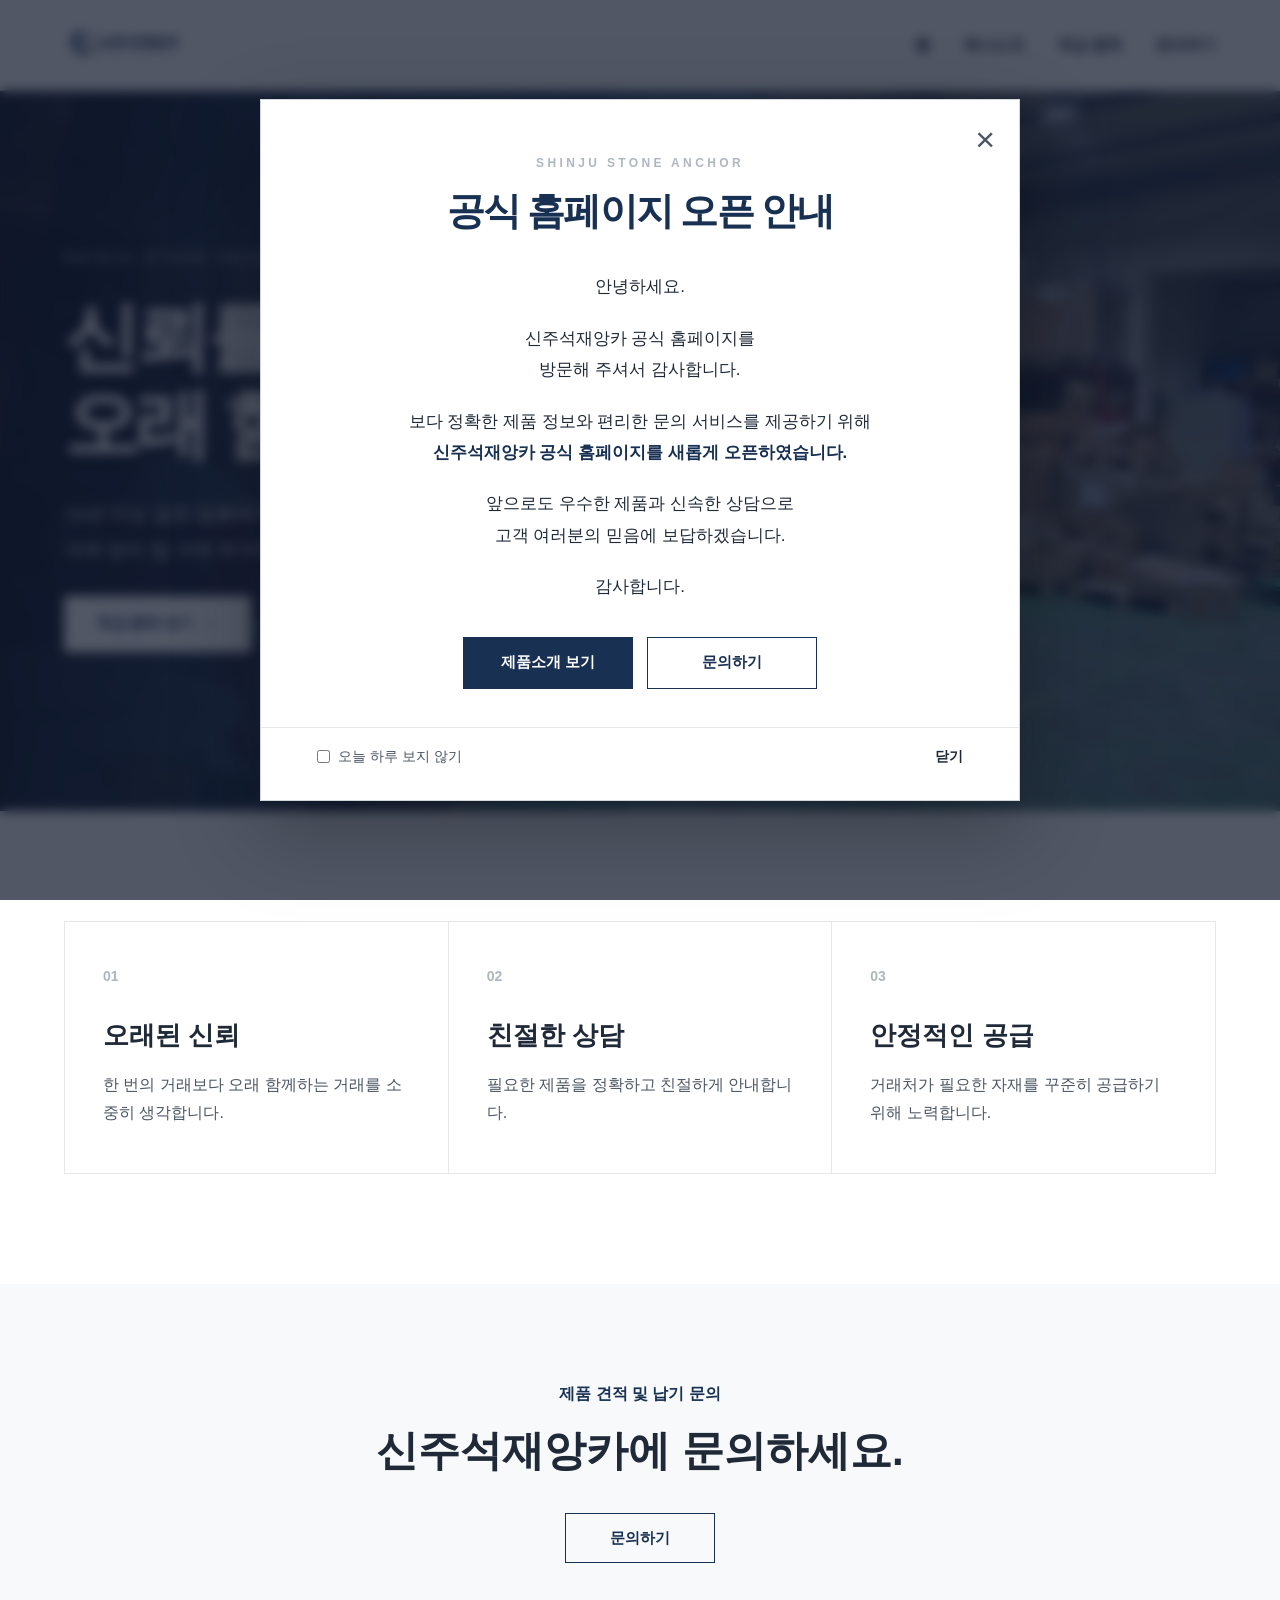
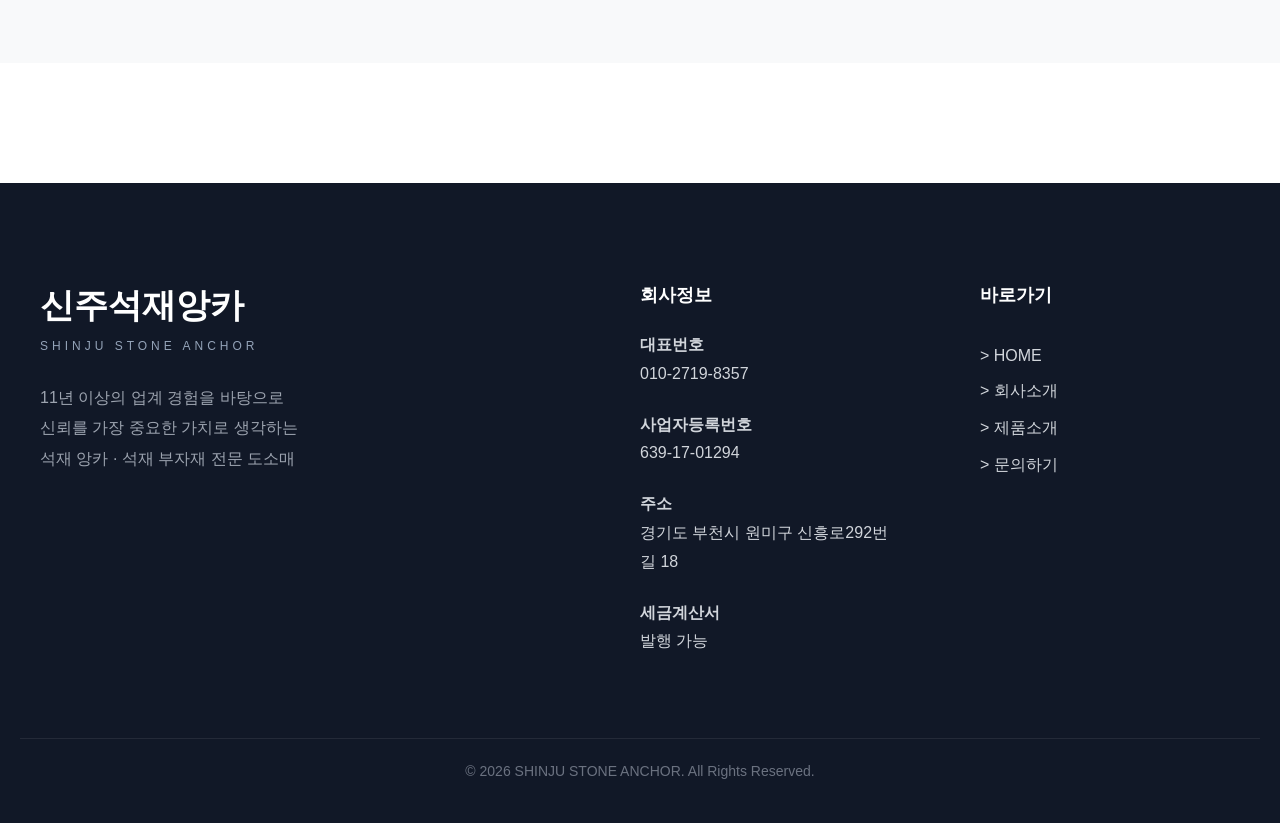
<file: shinju-anchor-homepage/index.html>
<!DOCTYPE html>
<html lang="ko">
<head>
  <meta charset="UTF-8" />
  <meta name="viewport" content="width=device-width, initial-scale=1.0" />
  <title>신주석재앙카 | 석재 앙카·석재 부자재 전문</title>
  <meta name="description" content="신주석재앙카는 석재 앙카 및 석재 부자재를 전문으로 취급하는 업체입니다.">
  <link rel="stylesheet" href="css/style.css" />
</head>
<body>

<div id="header"></div>

<section class="hero">
  <div class="inner">
    <div class="hero-content">
      <p class="hero-subtitle">SHINJU STONE ANCHOR</p>

      <h1 class="hero-title">
  신뢰를 바탕으로,<br>
  오래 함께합니다.
	</h1>

<p class="hero-description">
  11년 이상 같은 업종에서 쌓아온 경험으로<br>
  석재 앙카 및 석재 부자재를 안정적으로 공급합니다.
</p>

      <a href="products.html" class="btn-primary">취급 품목 보기</a>
    </div>
  </div>
</section>

<section class="strength-section">
  <div class="inner">
    <div class="strength-grid">
      <div class="strength-card">
        <span>01</span>
        <h3>오래된 신뢰</h3>
<p>한 번의 거래보다 오래 함께하는 거래를 소중히 생각합니다.</p>
      </div>

      <div class="strength-card">
        <span>02</span>
        <h3>친절한 상담</h3>
<p>필요한 제품을 정확하고 친절하게 안내합니다.</p>
      </div>

      <div class="strength-card">
        <span>03</span>
        <h3>안정적인 공급</h3>
<p>거래처가 필요한 자재를 꾸준히 공급하기 위해 노력합니다.</p>
      </div>
    </div>
  </div>
</section>

<section class="cta-section">
  <div class="inner">
    <p>제품 견적 및 납기 문의</p>
    <h2>신주석재앙카에 문의하세요.</h2>
    <a href="contact.html" class="btn-outline">문의하기</a>
  </div>
</section>
<div id="footer"></div>
<div id="popupInclude"></div>

<script src="js/products.js"></script>
<script src="js/main.js"></script>
<script src="js/layout.js"></script>
<script src="js/include.js"></script>
<script src="js/popup.js"></script>
</body>
</html>
</file>
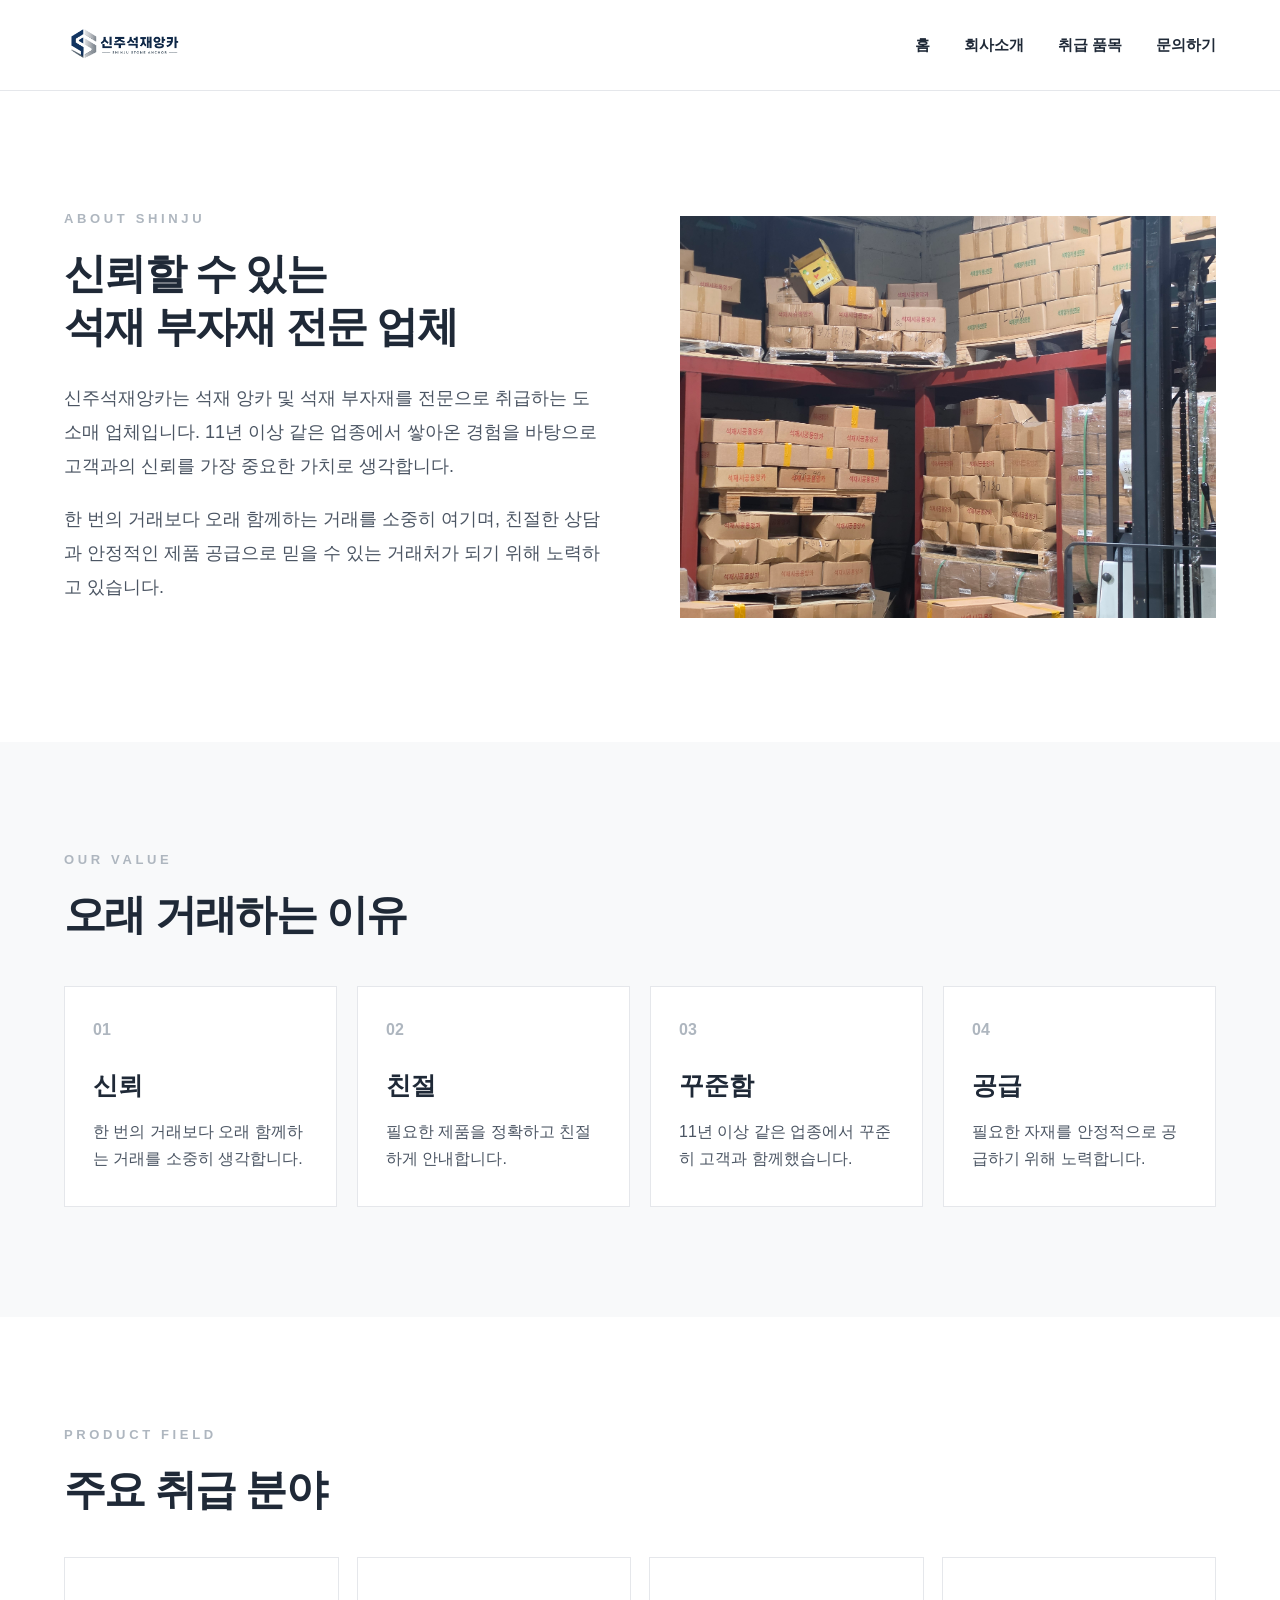
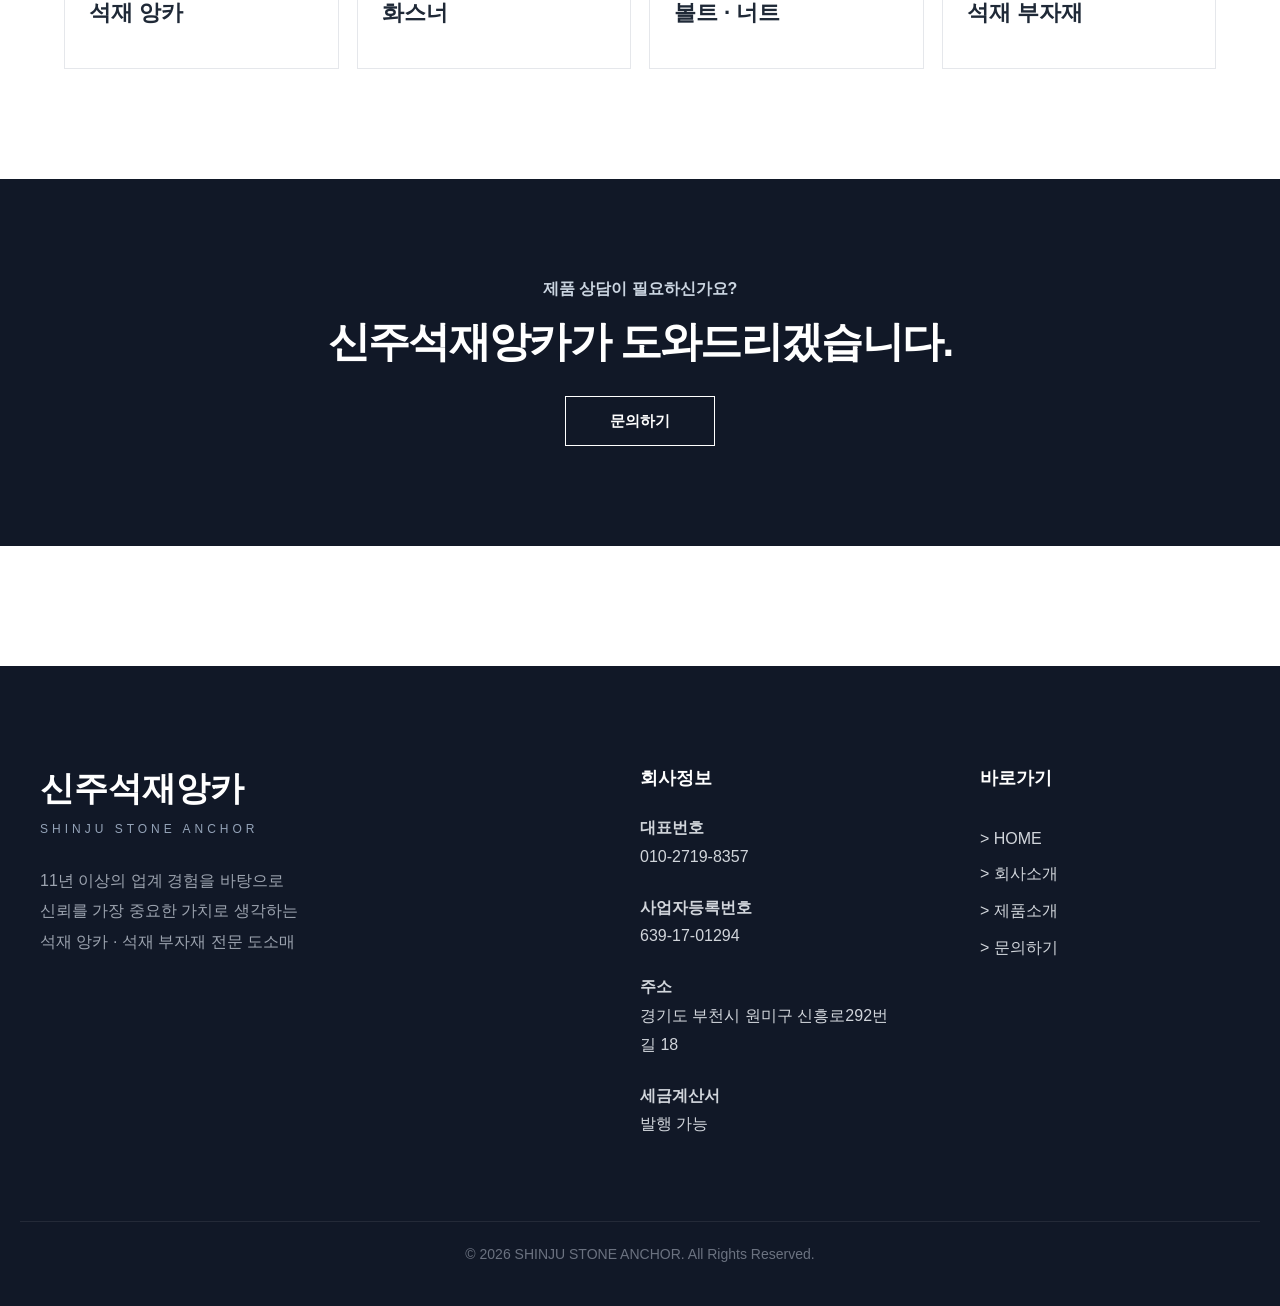
<file: shinju-anchor-homepage/company.html>
<!DOCTYPE html>
<html lang="ko">
<head>
  <meta charset="UTF-8" />
  <meta name="viewport" content="width=device-width, initial-scale=1.0" />
  <title>회사소개 | 신주석재앙카</title>
  <meta name="description" content="신주석재앙카 회사소개 페이지입니다.">
  <link rel="stylesheet" href="css/style.css" />
</head>
<body>

<div id="header"></div>

<main class="company-page">

  <section class="company-intro">
    <div class="inner company-layout">
      <div>
        <p class="section-label">ABOUT SHINJU</p>
        <h2>신뢰할 수 있는<br>석재 부자재 전문 업체</h2>
        <p class="company-text">
          신주석재앙카는 석재 앙카 및 석재 부자재를 전문으로 취급하는 도소매 업체입니다.
          11년 이상 같은 업종에서 쌓아온 경험을 바탕으로 고객과의 신뢰를 가장 중요한 가치로 생각합니다.
        </p>
        <p class="company-text">
          한 번의 거래보다 오래 함께하는 거래를 소중히 여기며,
          친절한 상담과 안정적인 제품 공급으로 믿을 수 있는 거래처가 되기 위해 노력하고 있습니다.
        </p>
      </div>

      <div class="company-image">
    <img src="images/company-warehouse.jpg" alt="신주석재앙카 창고">
</div>
    </div>
  </section>

  <section class="company-value">
    <div class="inner">
      <p class="section-label">OUR VALUE</p>
      <h2>오래 거래하는 이유</h2>

      <div class="value-grid">
        <div class="value-card">
          <span>01</span>
          <h3>신뢰</h3>
          <p>한 번의 거래보다 오래 함께하는 거래를 소중히 생각합니다.</p>
        </div>
        <div class="value-card">
          <span>02</span>
          <h3>친절</h3>
          <p>필요한 제품을 정확하고 친절하게 안내합니다.</p>
        </div>
        <div class="value-card">
          <span>03</span>
          <h3>꾸준함</h3>
          <p>11년 이상 같은 업종에서 꾸준히 고객과 함께했습니다.</p>
        </div>
        <div class="value-card">
          <span>04</span>
          <h3>공급</h3>
          <p>필요한 자재를 안정적으로 공급하기 위해 노력합니다.</p>
        </div>
      </div>
    </div>
  </section>

  <section class="company-items">
    <div class="inner">
      <p class="section-label">PRODUCT FIELD</p>
      <h2>주요 취급 분야</h2>

      <div class="item-grid">
        <div class="item-card">석재 앙카</div>
        <div class="item-card">화스너</div>
        <div class="item-card">볼트 · 너트</div>
        <div class="item-card">석재 부자재</div>
      </div>
    </div>
  </section>

  <section class="company-cta">
    <div class="inner">
      <p>제품 상담이 필요하신가요?</p>
     <h2>
    신주석재앙카가
    <span class="mobile-br"><br></span>
    도와드리겠습니다.
</h2>
      <a href="contact.html" class="btn-outline">문의하기</a>
    </div>
  </section>

</main>

<div id="footer"></div>
<script src="js/layout.js"></script>
</body>
</html>
</file>
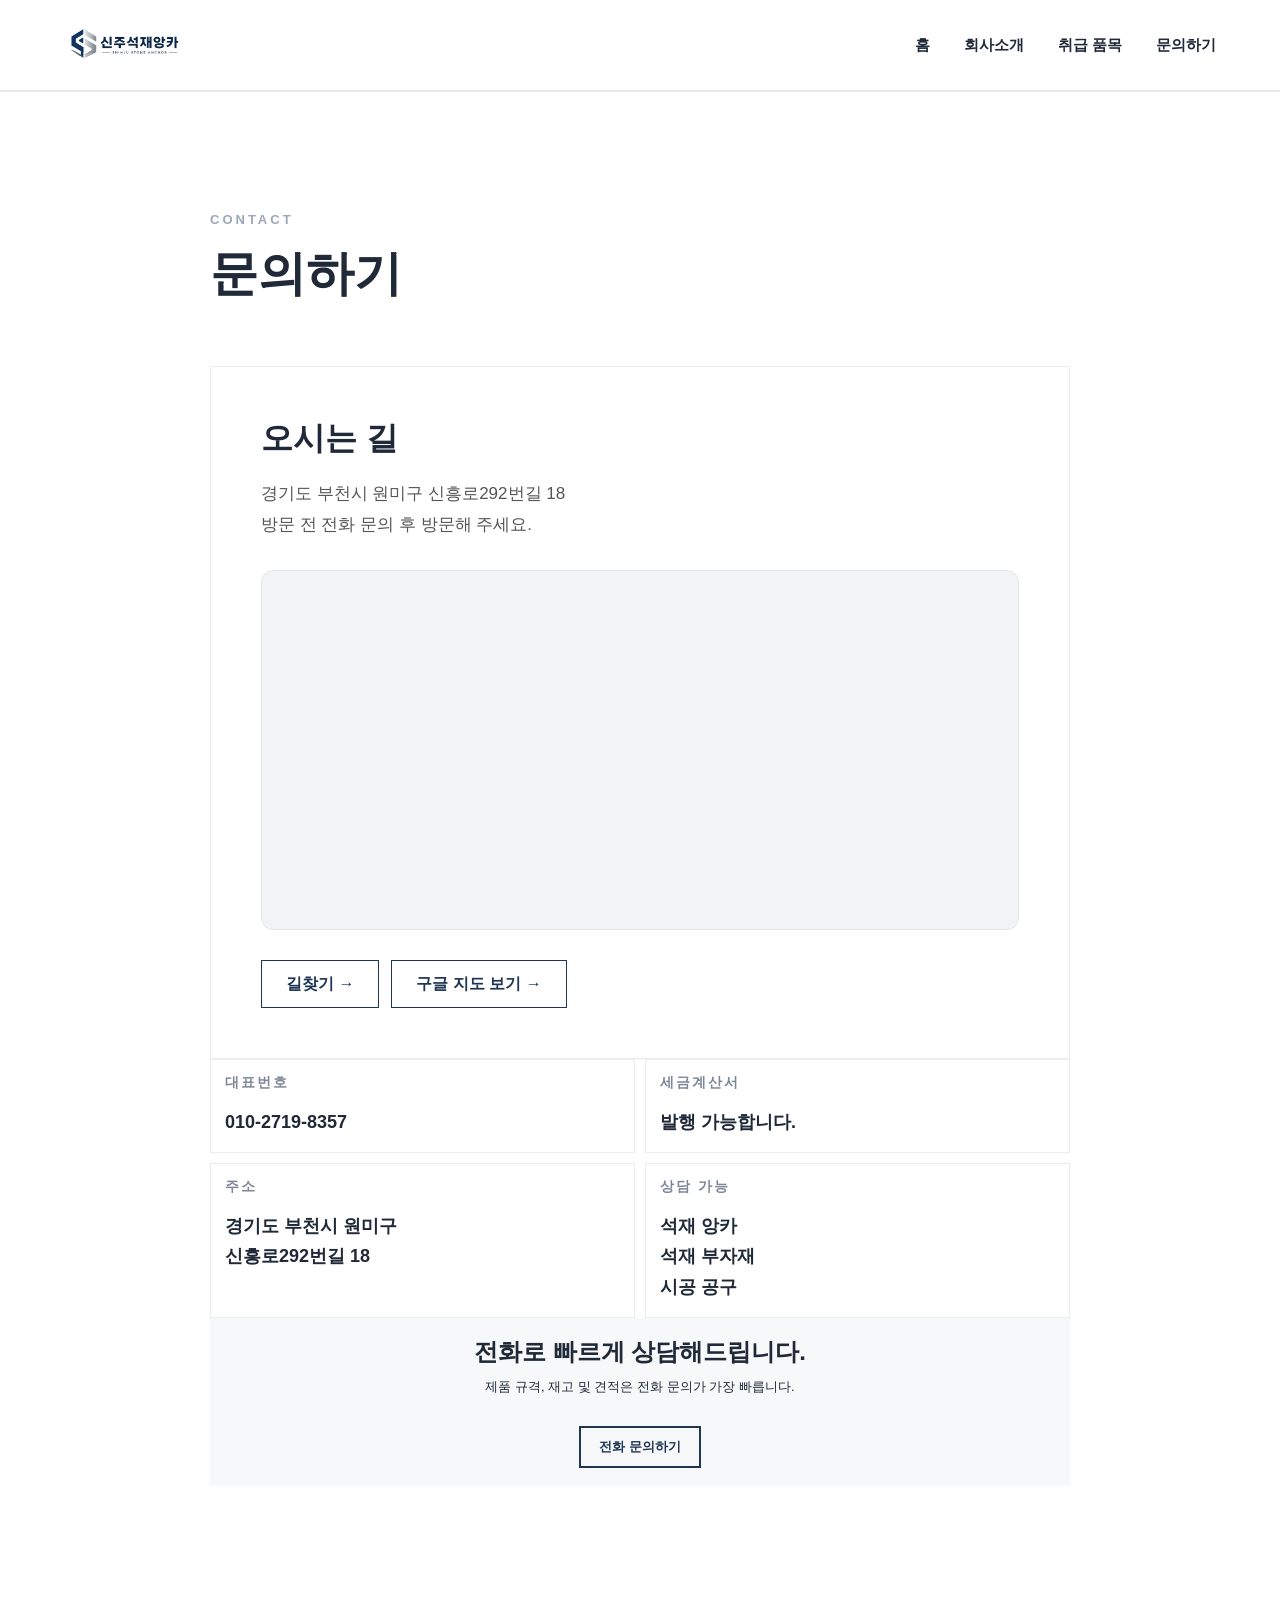
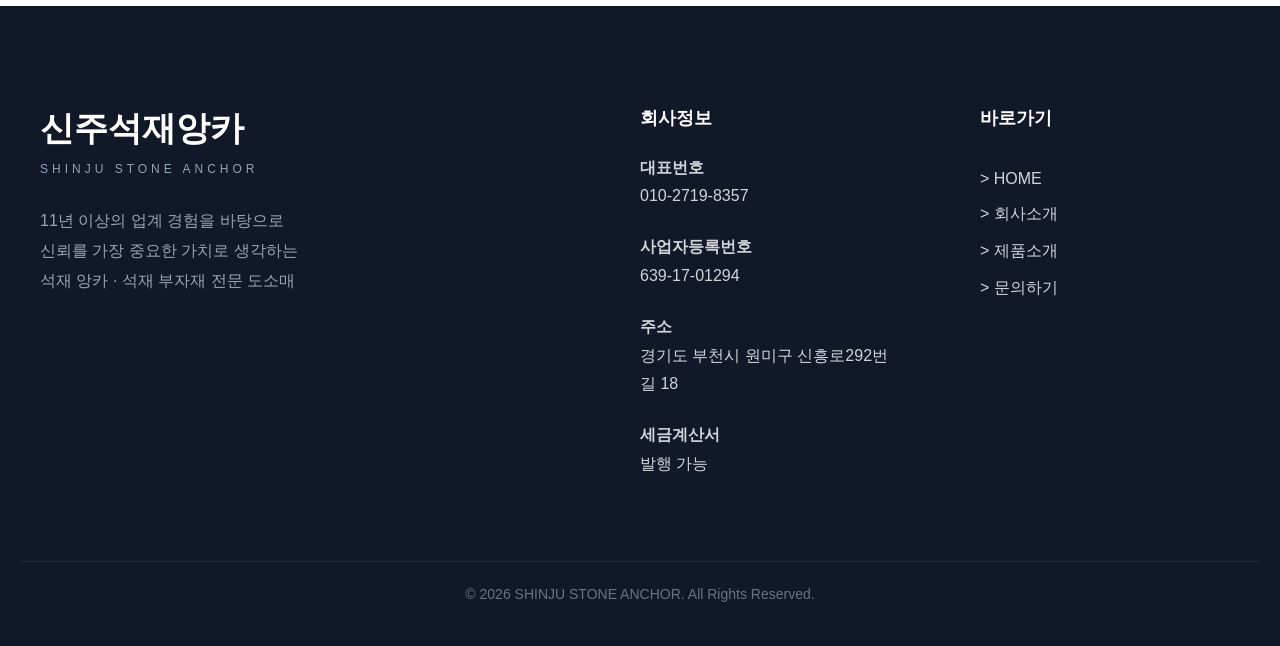
<file: shinju-anchor-homepage/contact.html>
<!DOCTYPE html>
<html lang="ko">
<head>
<meta charset="UTF-8">
<meta name="viewport" content="width=device-width, initial-scale=1.0">
<title>문의하기 | 신주석재앙카</title>

<link rel="stylesheet" href="css/style.css">

</head>

<body>

<header class="header">

<div id="header"></div>

</header>

<section class="contact-section">

<div class="contact-sub">
CONTACT
</div>

<h1 class="contact-title">
문의하기
</h1>

<div class="map-box">

    <h2>오시는 길</h2>

    <p>
        경기도 부천시 원미구 신흥로292번길 18<br>
        방문 전 전화 문의 후 방문해 주세요.
    </p>
	
	<div class="map-frame">
		<iframe
    src="https://www.google.com/maps/embed?pb=!1m5!3m3!1m2!1s0x357b7d49b1ef0cfd%3A0x917a86f804d5e837!2z7KO87Iud7ZqM7IKsIOyLoOyjvOyEneyerOyVmey5tA!5e0!3m2!1sko!2skr!4v1782742030062!5m2!1sko!2skr"
    width="100%"
    height="100%"
    style="border:0;"
    allowfullscreen=""
    loading="lazy"
    referrerpolicy="strict-origin-when-cross-origin">
</iframe>
	</div>
	
    <div class="map-actions">
       
        <a href="https://www.google.com/maps/dir/?api=1&destination=경기도+부천시+원미구+신흥로292번길+18"
   target="_blank"
   class="btn">
    길찾기 →
</a>

<a href="https://maps.google.com/?q=경기도+부천시+원미구+신흥로292번길+18"
   target="_blank"
   class="btn">
    구글 지도 보기 →
</a>
    </div>

</div>

<div class="info-grid">

<div class="info-card">
<h3>대표번호</h3>
<p>010-2719-8357</p>
</div>

<div class="info-card">
<h3>세금계산서</h3>
<p>발행 가능합니다.</p>
</div>

<div class="info-card">
<h3>주소</h3>
<p>
경기도 부천시 원미구<br>
신흥로292번길 18
</p>
</div>

<div class="info-card">
<h3>상담 가능</h3>
<p>
석재 앙카<br>
석재 부자재<br>
시공 공구
</p>
</div>

</div>



<div class="call-box">

<h2>
전화로 빠르게 상담해드립니다.
</h2>

<p>
제품 규격, 재고 및 견적은 전화 문의가 가장 빠릅니다.
</p>

<a href="tel:01027198357" class="call-btn">
전화 문의하기
</a>

</div>

</section>

<div id="footer"></div>
<script src="js/layout.js"></script>
</body>
</html>
</file>
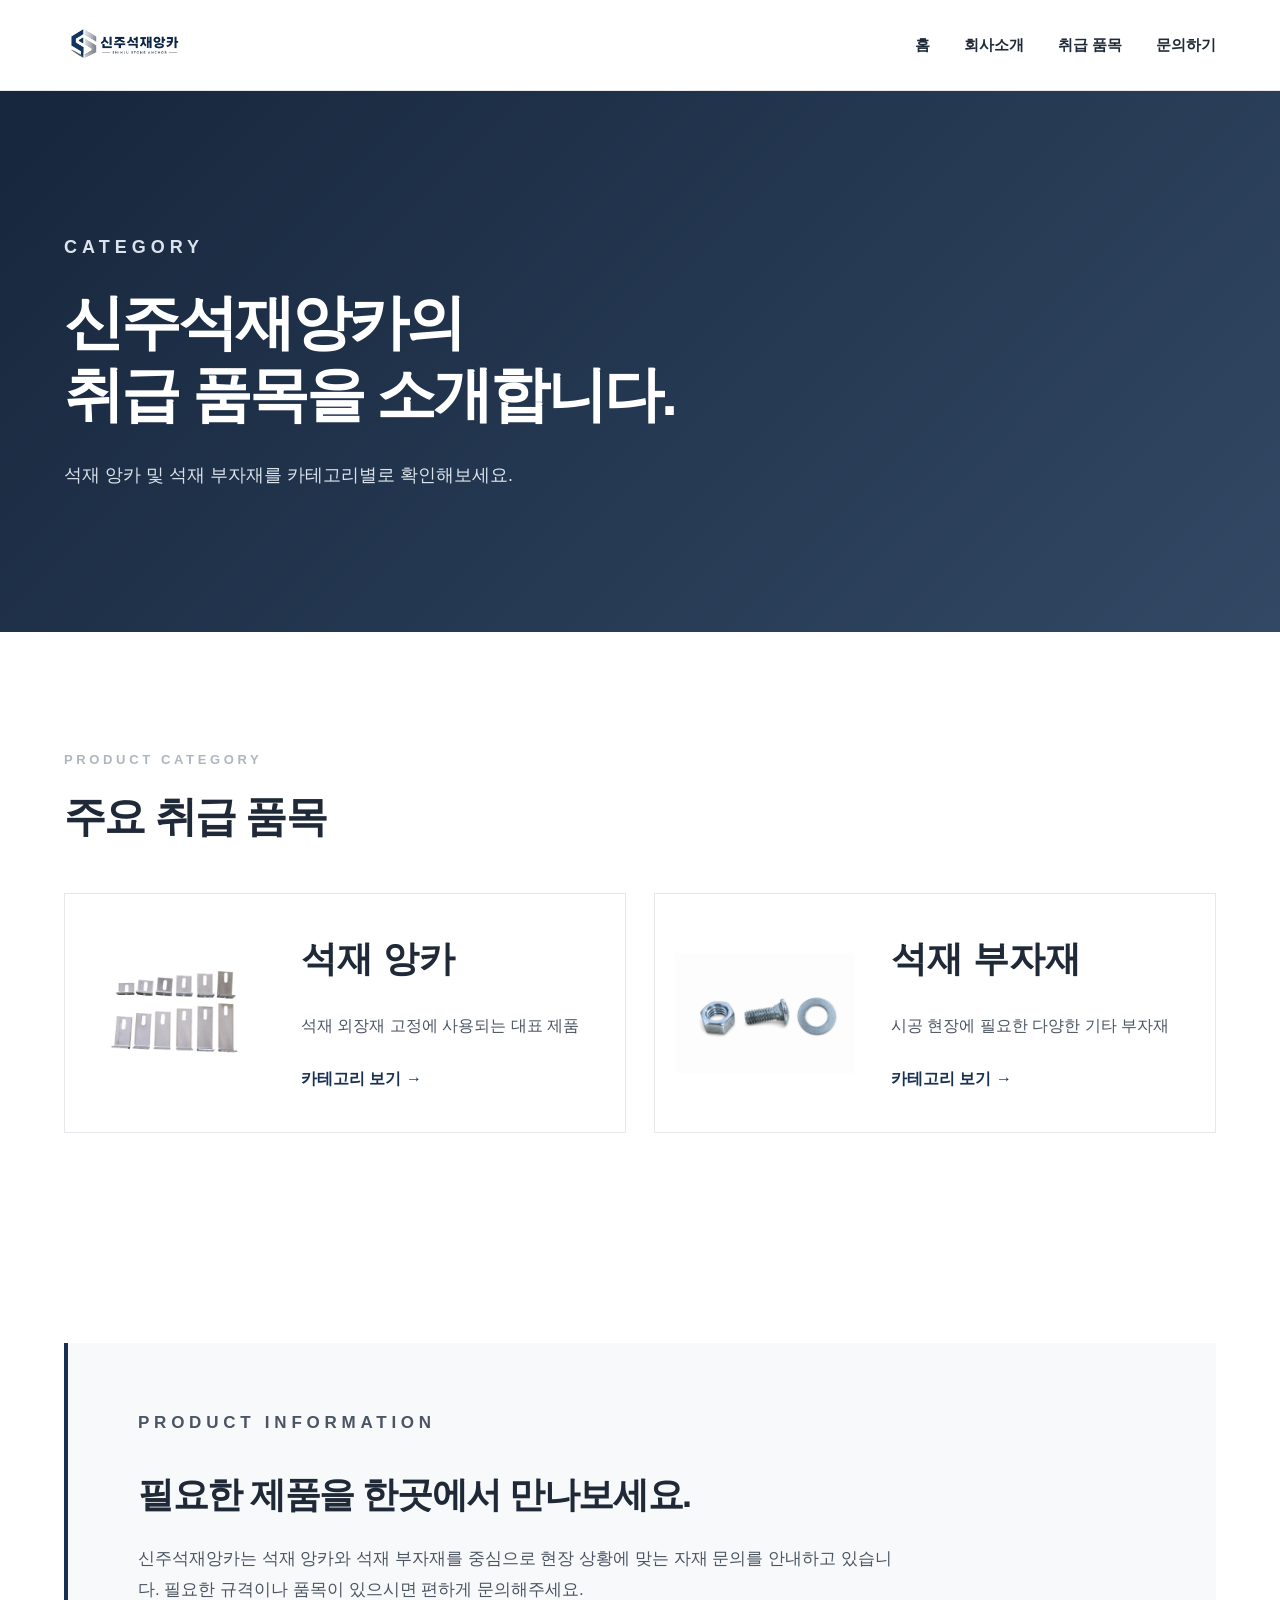
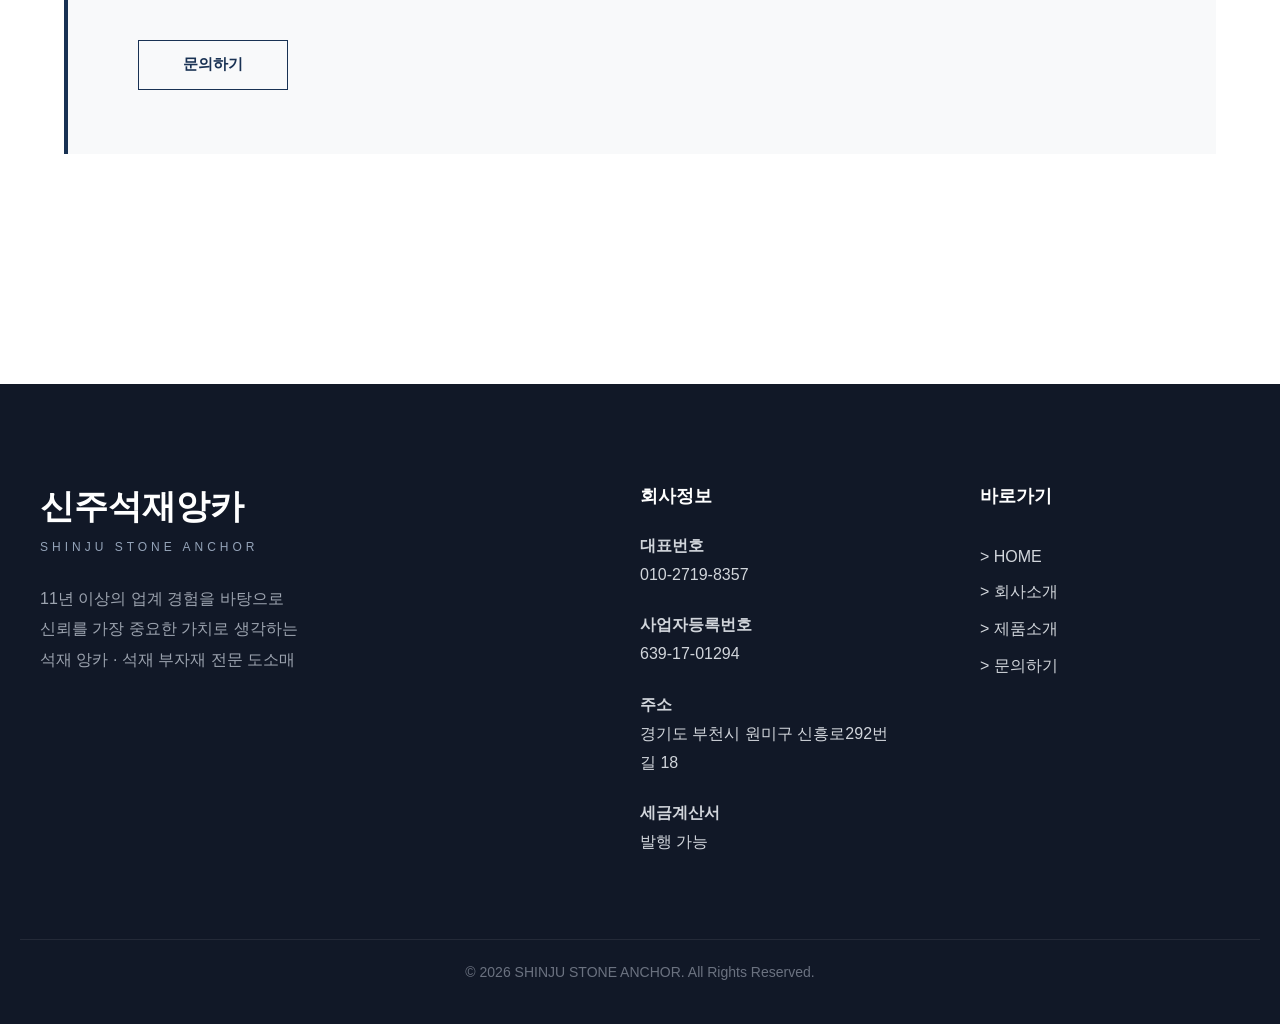
<file: shinju-anchor-homepage/products.html>
<!DOCTYPE html>
<html lang="ko">
<head>
  <meta charset="UTF-8" />
  <meta name="viewport" content="width=device-width, initial-scale=1.0" />
  <title>취급 품목 | 신주석재앙카</title>
  <meta name="description" content="신주석재앙카에서 취급하는 석재 앙카 및 석재 부자재 카테고리 안내입니다.">
  <link rel="stylesheet" href="css/style.css" />
</head>
<body>

<div id="header"></div>

<section class="product-hero">
  <div class="inner products-hero-inner">
    <p class="product-sub">CATEGORY</p>
    <h1>
      신주석재앙카의<br>
      취급 품목을 소개합니다.
    </h1>
    <p>
      석재 앙카 및 석재 부자재를 카테고리별로 확인해보세요.
    </p>
	
  </div>
</section>

<section class="category-section">
  <div class="inner">
    <p class="section-label">PRODUCT CATEGORY</p>
    <h2>주요 취급 품목</h2>
<div class="category-grid">

    <!-- 석재 앙카 -->

    <a href="products/anchor.html" class="category-card">

        <div class="category-image">
  <img src="images/stone-anchor.jpg" alt="석재 앙카 제품">
</div>

        <div class="category-content">

            <h3>석재 앙카</h3>

            <p>
                석재 외장재 고정에 사용되는 대표 제품
            </p>

            <span class="category-link">
                카테고리 보기 →
            </span>

        </div>

    </a>

    <!-- 석재 부자재 -->

    <a href="products/accessories.html" class="category-card">

        <div class="category-image">
  <img src="images/stone-accessories.jpg" alt="석재 부자재 제품">
</div>

        <div class="category-content">

            <h3>석재 부자재</h3>

            <p>
                시공 현장에 필요한 다양한 기타 부자재
            </p>

            <span class="category-link">
                카테고리 보기 →
            </span>

        </div>

    </a>

</div>

  </div>
</section>

<section class="product-notice-section">
  <div class="inner">
    <div class="product-notice-box">
      <p class="notice-label">PRODUCT INFORMATION</p>
      <h2>필요한 제품을 한곳에서 만나보세요.</h2>
      <p>
        신주석재앙카는 석재 앙카와 석재 부자재를 중심으로
        현장 상황에 맞는 자재 문의를 안내하고 있습니다.
        필요한 규격이나 품목이 있으시면 편하게 문의해주세요.
      </p>
      <a href="contact.html" class="btn-outline">문의하기</a>
    </div>
  </div>
</section>
<div id="footer"></div>
<script src="js/layout.js"></script>
</body>
</html>
</file>
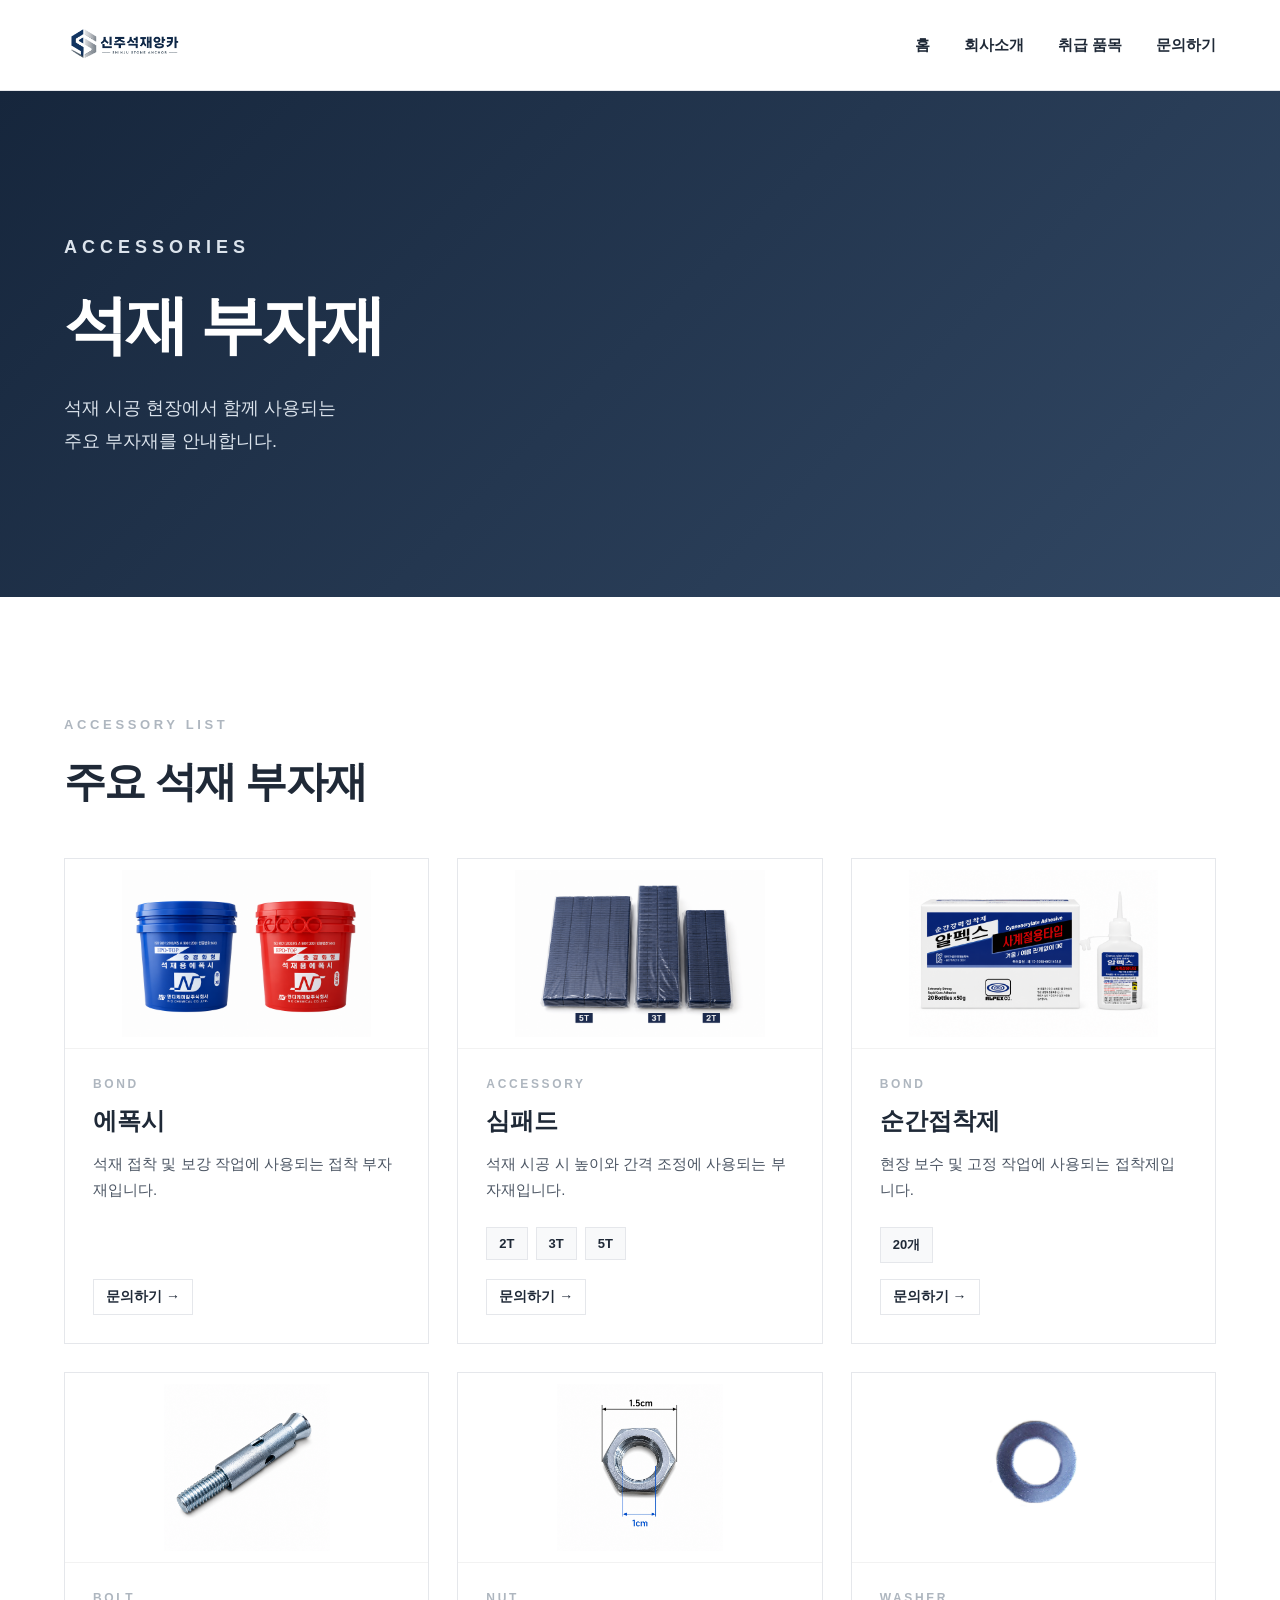
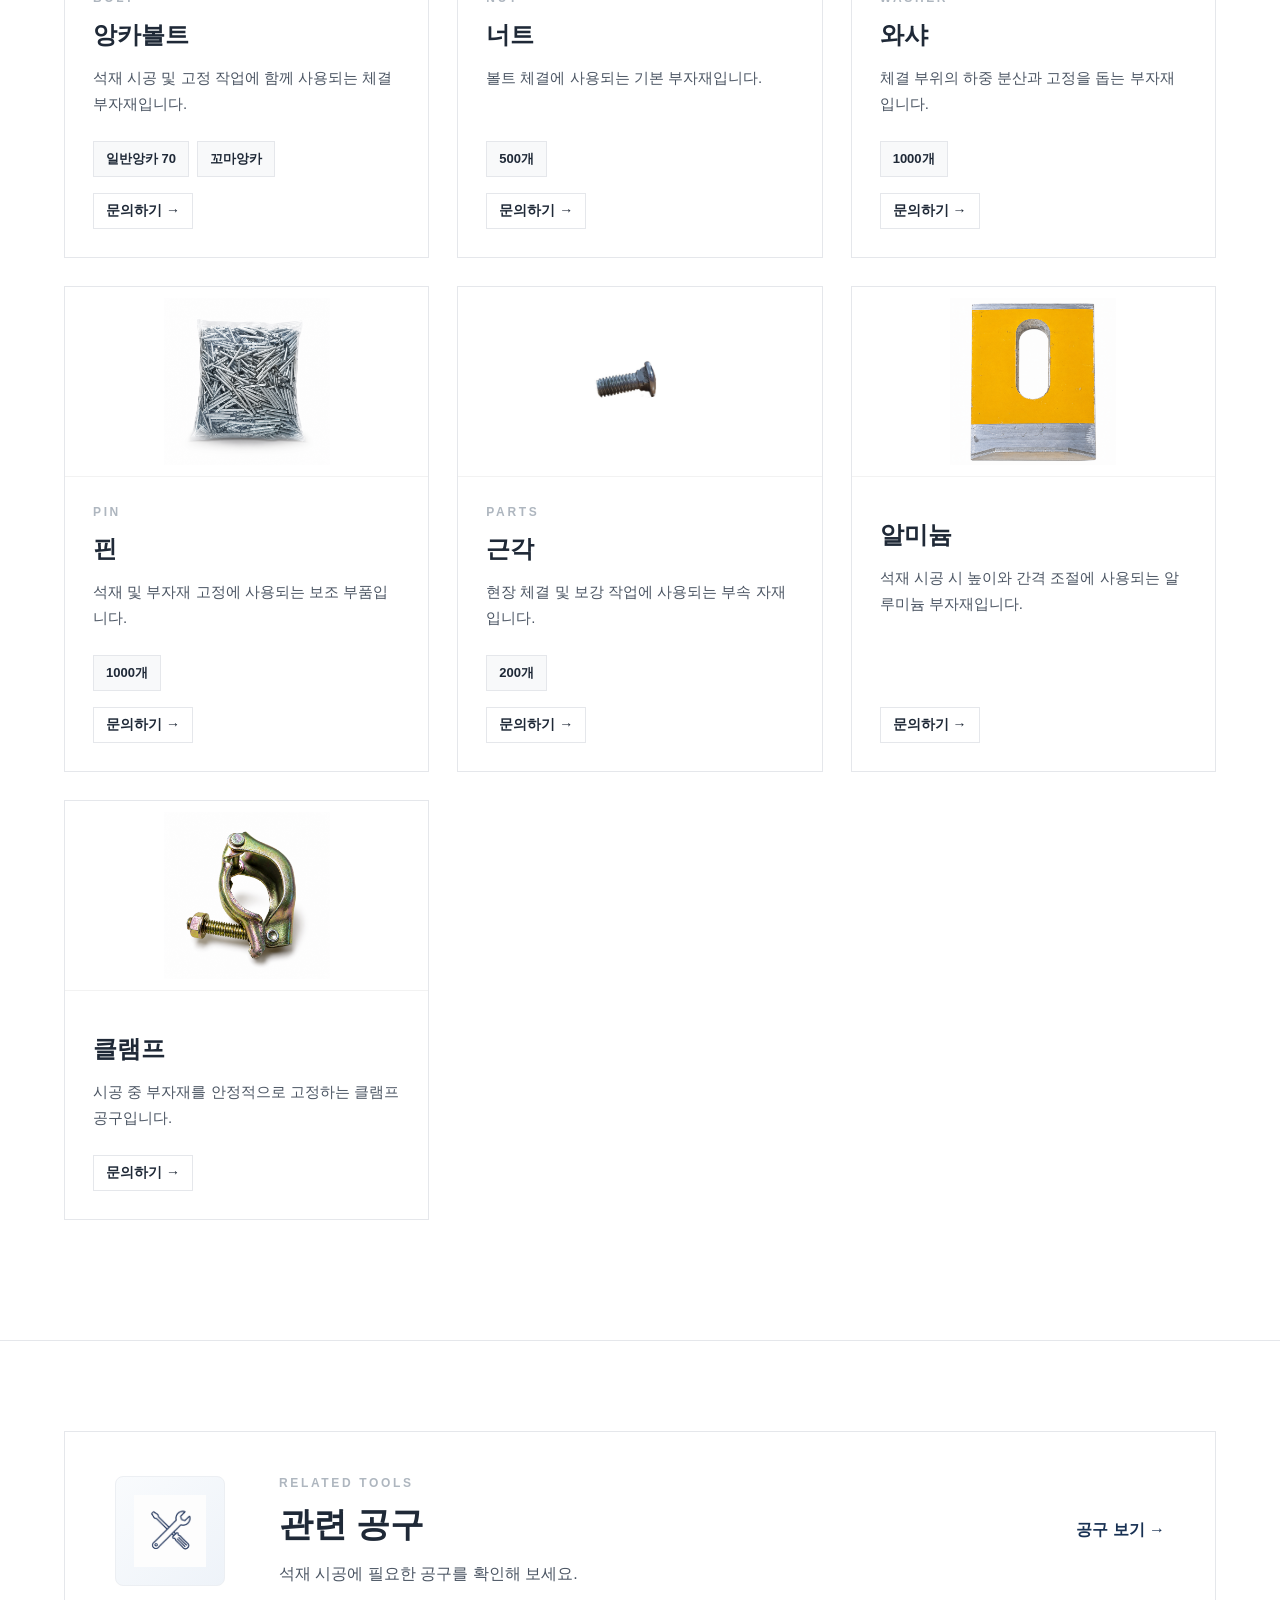
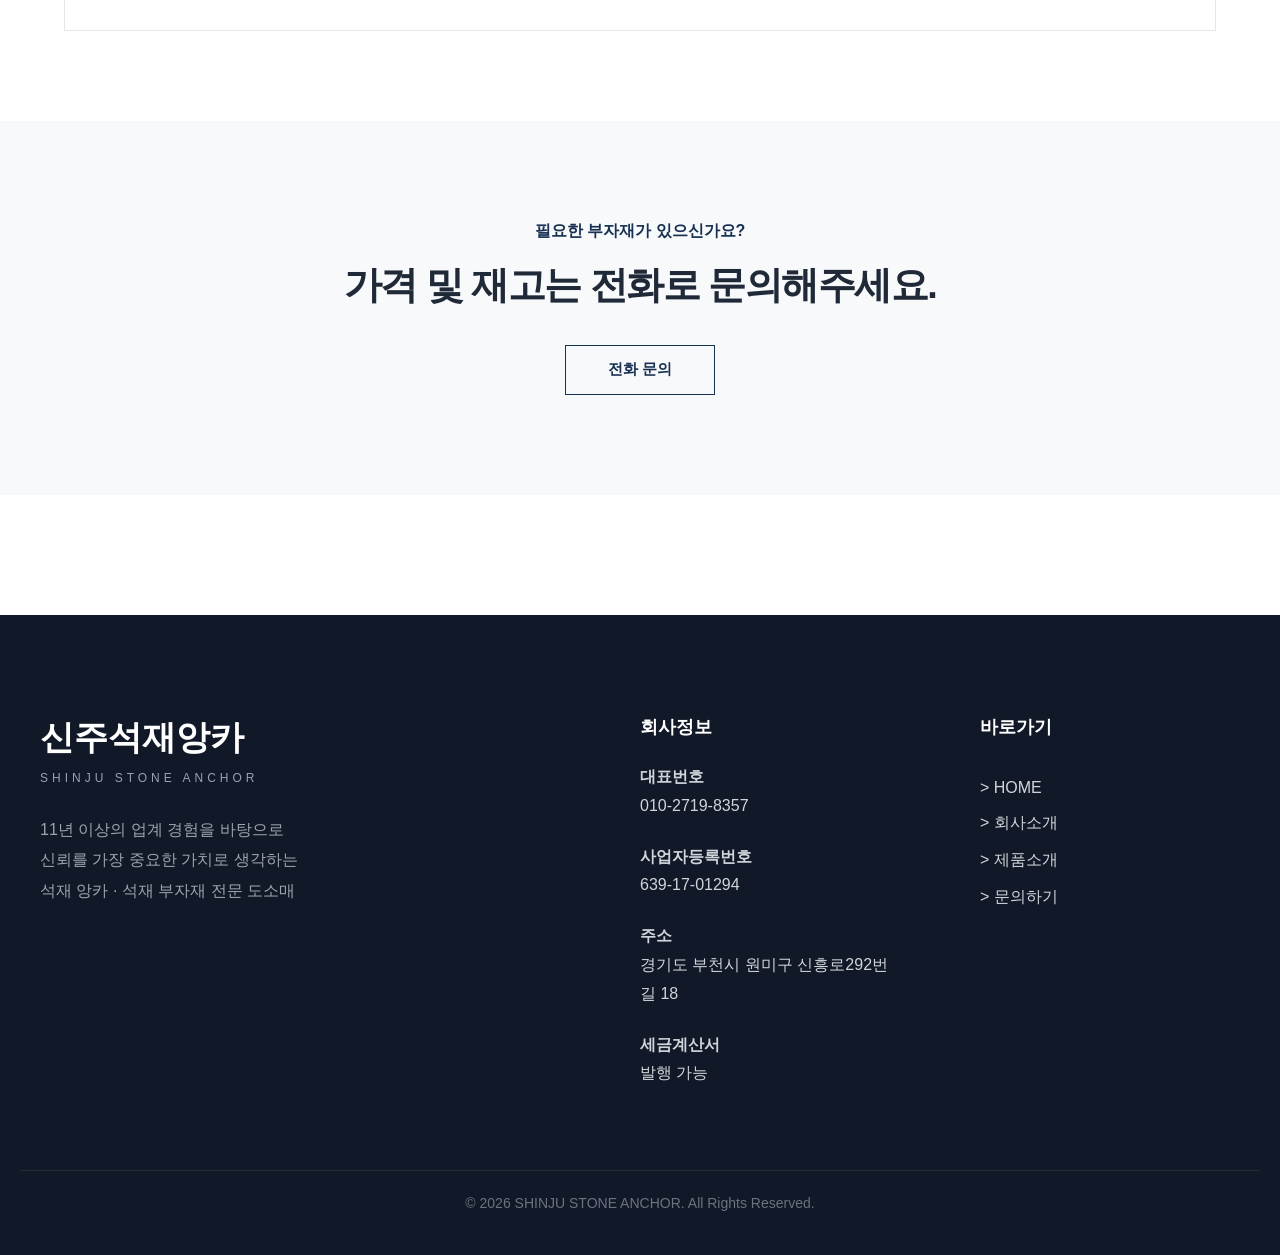
<file: shinju-anchor-homepage/products/accessories.html>
<!DOCTYPE html>
<html lang="ko">
<head>
    <meta charset="UTF-8" />
    <meta name="viewport" content="width=device-width, initial-scale=1.0" />

    <title>석재 부자재 | 신주석재앙카</title>
    <meta name="description" content="신주석재앙카에서 취급하는 석재 부자재 안내 페이지입니다.">

    <link rel="stylesheet" href="../css/style.css" />
</head>
<body>

<!-- ===================================== -->
<!-- Header -->
<!-- ===================================== -->

<div id="header"></div>

<!-- ===================================== -->
<!-- Hero -->
<!-- ===================================== -->

<section class="category-detail-hero">
    <div class="inner">
        <p class="category-detail-sub">ACCESSORIES</p>
        <h1>석재 부자재</h1>
        <p>
            석재 시공 현장에서 함께 사용되는<br>
            주요 부자재를 안내합니다.
        </p>
    </div>
</section>

<!-- ===================================== -->
<!-- Accessories List -->
<!-- ===================================== -->

<section class="small-product-section">
    <div class="inner">
        <p class="section-label">ACCESSORY LIST</p>
        <h2>주요 석재 부자재</h2>

        <div class="small-product-grid">
			<!-- ===================================== -->
            <!-- 에폭시 -->
            <!-- ===================================== -->

            <div class="small-product-card">
                <div class="small-product-image">
                     <img src="accessories/epoxy.png"  alt="에폭시">
                </div>
                <div class="small-product-body">
                    <span class="small-product-code">BOND</span>
                    <h3>에폭시</h3>
                    <p>석재 접착 및 보강 작업에 사용되는 접착 부자재입니다.</p>

                    <a href="../contact.html" class="small-btn">
						문의하기 →
					</a>
                </div>
            </div>
		

            <!-- ===================================== -->
            <!-- 심패드 -->
            <!-- ===================================== -->

            <div class="small-product-card">
                <div class="small-product-image">
                     <img src="accessories/심패드.png"  alt="심패드">
                </div>
                <div class="small-product-body">
                    <span class="small-product-code">ACCESSORY</span>
                    <h3>심패드</h3>
                    <p>석재 시공 시 높이와 간격 조정에 사용되는 부자재입니다.</p>
                    <div class="mini-spec-list">
                        <span>2T</span>
                        <span>3T</span>
                        <span>5T</span>
                    </div>
					
					<a href="../contact.html" class="small-btn">
						문의하기 →
					</a>
                </div>
            </div>

            

            <!-- ===================================== -->
            <!-- 순간접착제 -->
            <!-- ===================================== -->

            <div class="small-product-card">
                <div class="small-product-image">
                     <img src="accessories/순간접착제.png"  alt="순간접착제">
                </div>
                <div class="small-product-body">
                    <span class="small-product-code">BOND</span>
                    <h3>순간접착제</h3>
                    <p>현장 보수 및 고정 작업에 사용되는 접착제입니다.</p>
					<div class="mini-spec-list">
                        <span>20개</span>
                    </div>
                    <a href="../contact.html" class="small-btn">
						문의하기 →
					</a>
                </div>
            </div>

            <!-- ===================================== -->
            <!-- 앙카볼트 -->
            <!-- ===================================== -->

            <div class="small-product-card">
                <div class="small-product-image">
                     <img src="accessories/일반앙카.png"  alt="앙카볼트">
                </div>
                <div class="small-product-body">
                    <span class="small-product-code">BOLT</span>
                    <h3>앙카볼트</h3>
                    <p>석재 시공 및 고정 작업에 함께 사용되는 체결 부자재입니다.</p>
					<div class="mini-spec-list">
                        <span>일반앙카 70</span>
						<span>꼬마앙카 </span>
                    </div>
                    <a href="../contact.html" class="small-btn">
						문의하기 →
					</a>
                </div>
            </div>

            <!-- ===================================== -->
            <!-- 너트 -->
            <!-- ===================================== -->

            <div class="small-product-card">
                <div class="small-product-image">
                     <img src="accessories/너트.png"  alt="너트">
                </div>
                <div class="small-product-body">
                    <span class="small-product-code">NUT</span>
                    <h3>너트</h3>
                    <p>볼트 체결에 사용되는 기본 부자재입니다.</p>
					<div class="mini-spec-list">
                        <span>500개</span>
                    </div>
                    <a href="../contact.html" class="small-btn">
						문의하기 →
					</a>
                </div>
            </div>

            <!-- ===================================== -->
            <!-- 와샤 -->
            <!-- ===================================== -->

            <div class="small-product-card">
                <div class="small-product-image">
                    <img src="accessories/와샤.jpg"  alt="와샤">
                </div>
                <div class="small-product-body">
                    <span class="small-product-code">WASHER</span>
                    <h3>와샤</h3>
                    <p>체결 부위의 하중 분산과 고정을 돕는 부자재입니다.</p>
					<div class="mini-spec-list">
                        <span>1000개</span>
                    </div>
					
                    <a href="../contact.html" class="small-btn">
						문의하기 →
					</a>
                </div>
            </div>

            <!-- ===================================== -->
            <!-- 핀 -->
            <!-- ===================================== -->

            <div class="small-product-card">
                <div class="small-product-image">
                    <img src="accessories/핀2.png"  alt="핀 1000개">
                </div>
                <div class="small-product-body">
                    <span class="small-product-code">PIN</span>
                    <h3>핀</h3>
                    <p>석재 및 부자재 고정에 사용되는 보조 부품입니다.</p>
					<div class="mini-spec-list">
                        <span>1000개</span>
                    </div>
                    <a href="../contact.html" class="small-btn">
						문의하기 →
					</a>
                </div>
            </div>

            <!-- ===================================== -->
            <!-- 근각 -->
            <!-- ===================================== -->

            <div class="small-product-card">
                <div class="small-product-image">
                    <img src="accessories/근각.jpg"  alt="근각">
                </div>
                <div class="small-product-body">
                    <span class="small-product-code">PARTS</span>
                    <h3>근각</h3>
                    <p>현장 체결 및 보강 작업에 사용되는 부속 자재입니다.</p>
					<div class="mini-spec-list">
                        <span>200개</span>
                    </div>
                    <a href="../contact.html" class="small-btn">
						문의하기 →
					</a>
                </div>
            </div>

            
			<!-- ===================================== -->
            <!-- 알미늄 -->
            <!-- ===================================== -->

            <div class="small-product-card">
                <div class="small-product-image">
                     <img src="accessories/알미늄.png"  alt="알미늄">
                </div>
                <div class="small-product-body">
                    <span class="small-product-code"></span>
                    <h3>알미늄</h3>
                    <p>
    석재 시공 시 높이와 간격 조절에
    사용되는 알루미늄 부자재입니다.
</p>
                    <a href="../contact.html" class="small-btn">
						문의하기 →
					</a>
                </div>
            </div>
			
			<!-- ===================================== -->
            <!-- 클램프 -->
            <!-- ===================================== -->

            <div class="small-product-card">
                <div class="small-product-image">
                     <img src="accessories/클램프.png"  alt="클램프">
                </div>
                <div class="small-product-body">
                    <span class="small-product-code"></span>
                    <h3>클램프</h3>
                    <p>
    시공 중 부자재를 안정적으로
    고정하는 클램프 공구입니다.
</p>
                    <a href="../contact.html" class="small-btn">
						문의하기 →
					</a>
                </div>
            </div>

        </div>
    </div>
</section>

<!-- ===================================== -->
<!-- Related Tools -->
<!-- ===================================== -->

<section class="related-tools">
    <div class="inner">
        <a href="tools.html" class="related-tools-card">

<div class="tool-image related-tools-icon">
  <img src="accessories/tool-icon.png" alt="시공 공구 아이콘">
</div>

            <div class="related-tools-content">
                <span>RELATED TOOLS</span>
                <h2>관련 공구</h2>
                <p>석재 시공에 필요한 공구를 확인해 보세요.</p>
            </div>

            <strong>공구 보기 →</strong>

        </a>
    </div>
</section>

<!-- ===================================== -->
<!-- CTA -->
<!-- ===================================== -->

<section class="category-detail-cta">
    <div class="inner">
        <p>필요한 부자재가 있으신가요?</p>
        <h2>가격 및 재고는 전화로 문의해주세요.</h2>
        <a href="tel:01056435268" class="btn-outline">전화 문의</a>
    </div>
</section>

<!-- ===================================== -->
<!-- Footer -->
<!-- ===================================== -->
<div id="footer"></div>

<script src="../js/layout.js"></script>
</body>
</html>
</file>
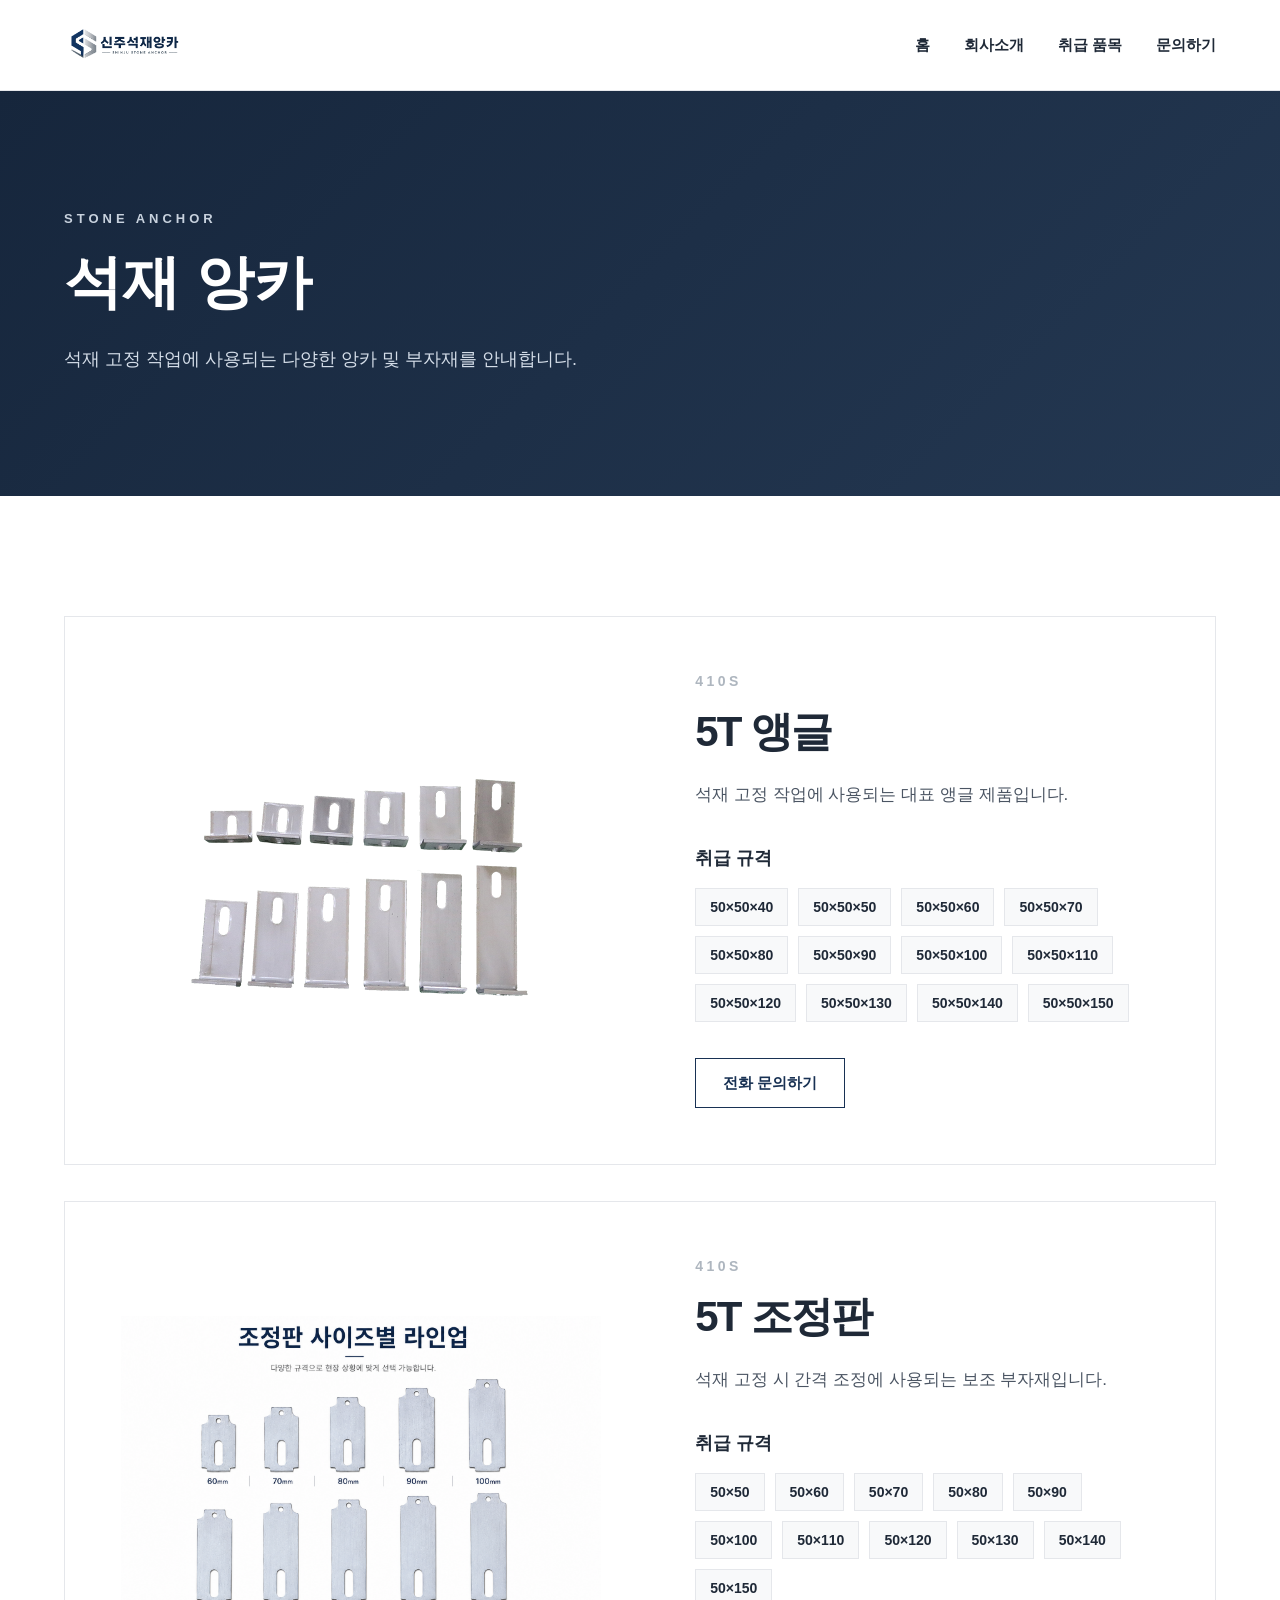
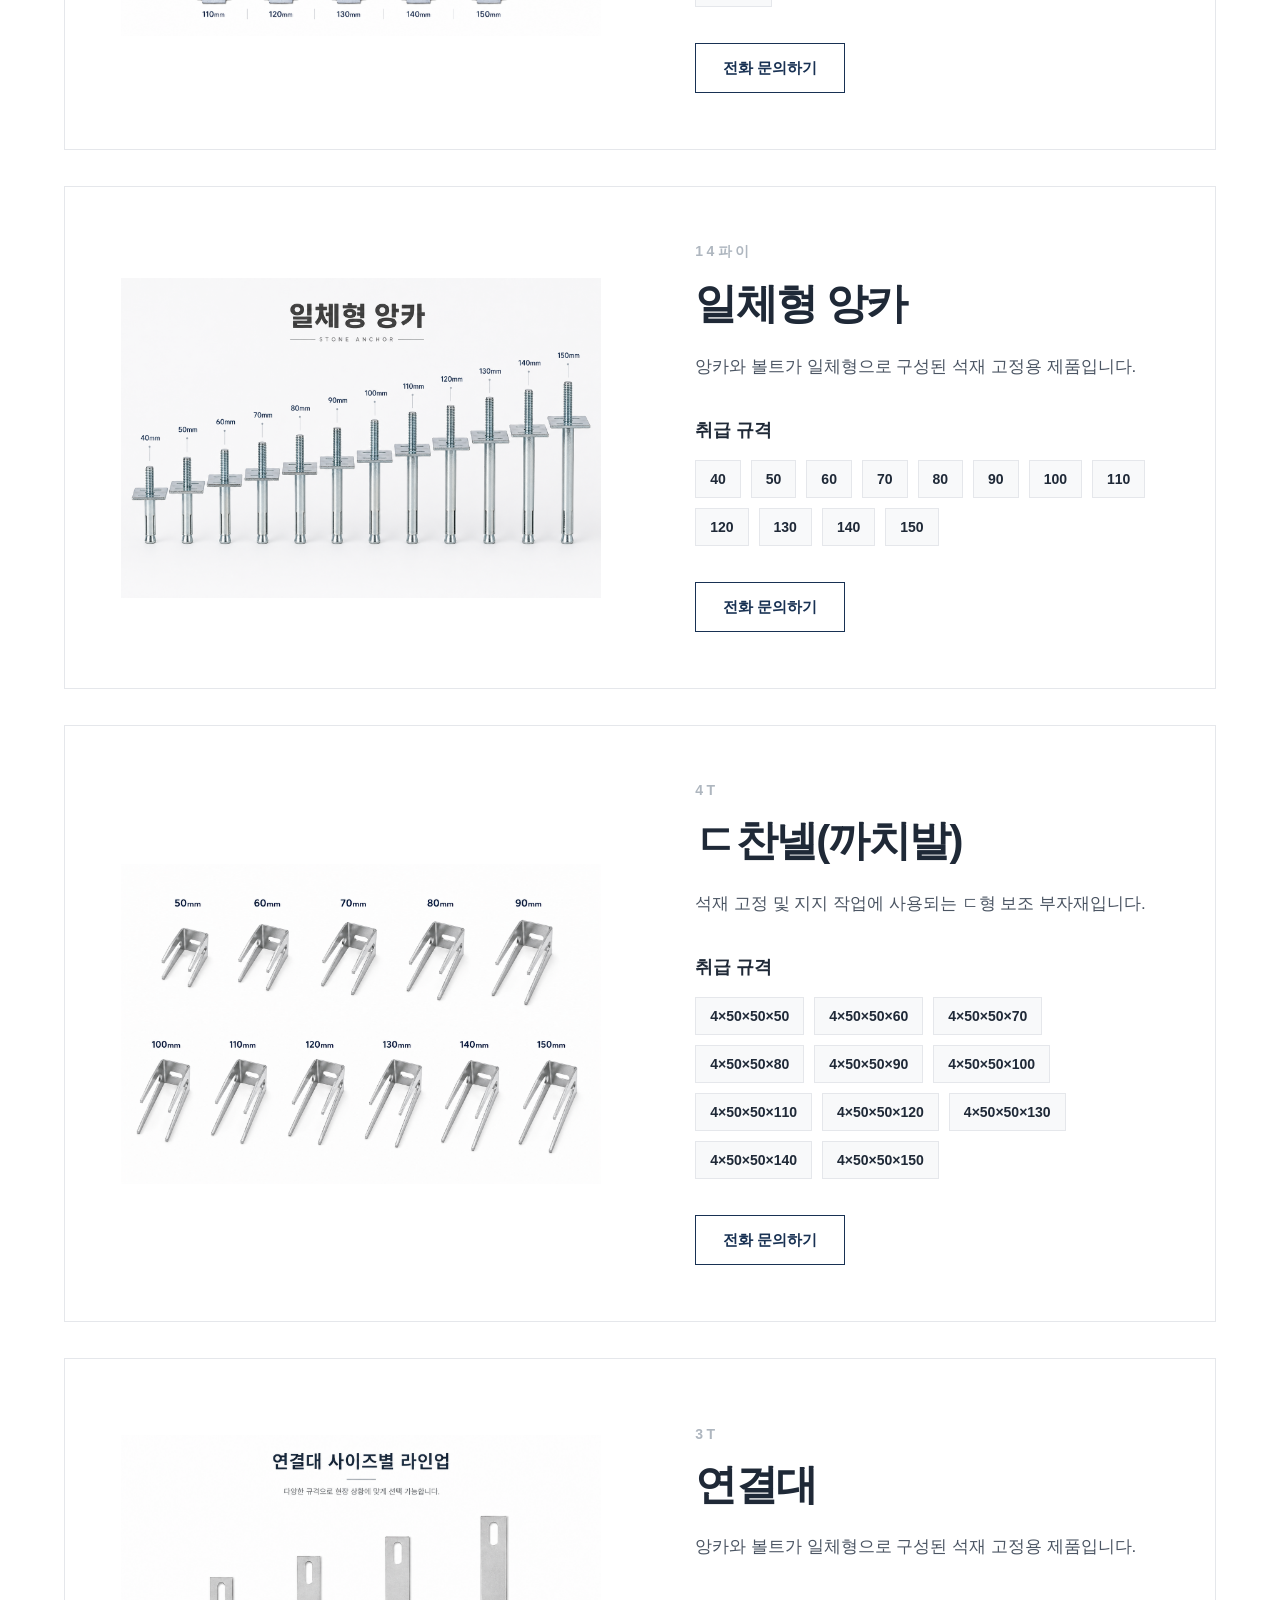
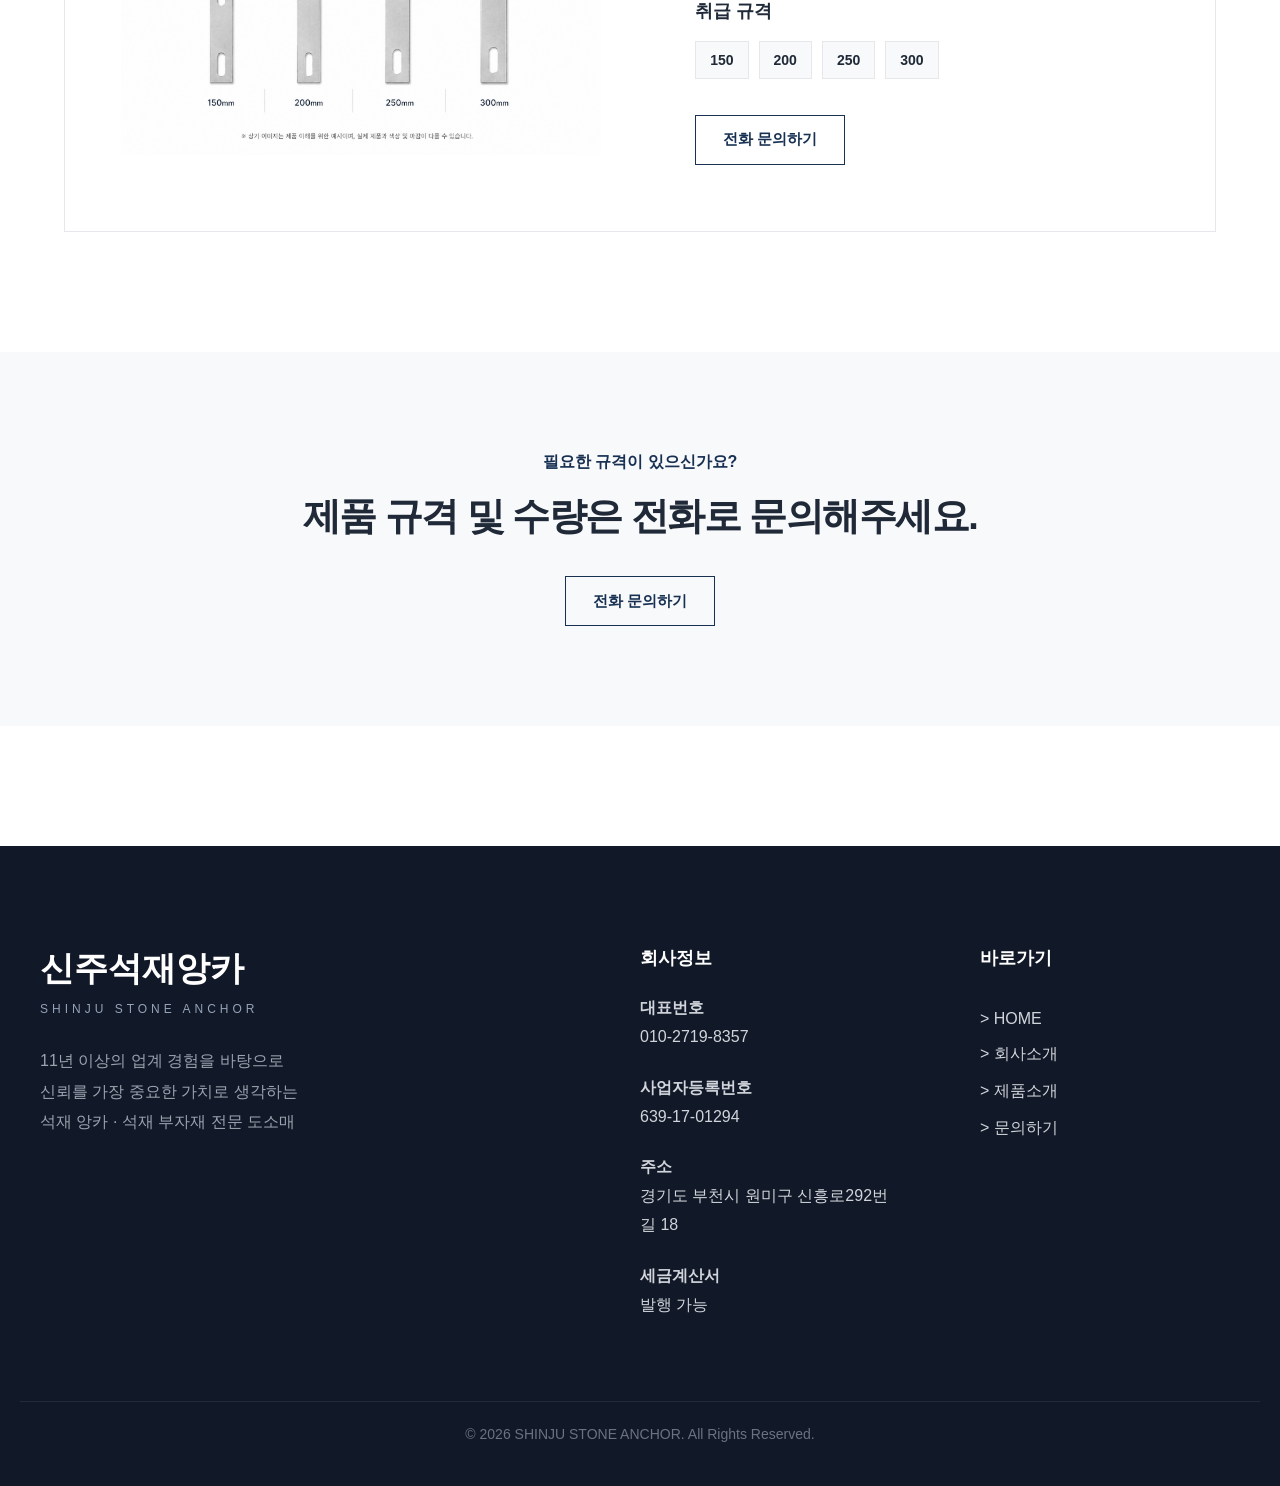
<file: shinju-anchor-homepage/products/anchor.html>
<!DOCTYPE html>
<html lang="ko">
<head>
  <meta charset="UTF-8" />
  <meta name="viewport" content="width=device-width, initial-scale=1.0" />

  <title>석재 앙카 | 신주석재앙카</title>
  <meta name="description" content="신주석재앙카에서 취급하는 석재 앙카 제품 안내 페이지입니다.">

  <link rel="stylesheet" href="../css/style.css" />
</head>
<body>

<div id="header"></div>

<!-- ===================================== -->
<!-- Hero -->
<!-- ===================================== -->

<section class="category-hero">
    <div class="inner">

        <p class="section-label">
            STONE ANCHOR
        </p>

        <h1>석재 앙카</h1>

        <p class="category-hero-text">
            석재 고정 작업에 사용되는
            다양한 앙카 및 부자재를 안내합니다.
        </p>

    </div>
</section>

<!-- body -->

<section class="product-detail">
    <div class="inner">
	
<!-- ===================================== -->
<!-- 410S 앵글 -->
<!-- ===================================== -->

        <div class="product-card">

            <div class="product-image">
                <img src="anchor/angle.jpg" alt="410S 앵글">
            </div>

            <div class="product-info">

                <span class="product-code">410S</span>

			<h2>5T 앵글</h2>

			<p class="description">
			석재 고정 작업에 사용되는 대표 앵글 제품입니다.
			</p>

                <h3>취급 규격</h3>

                <div class="spec-list">
                    <span>50×50×40</span>
                    <span>50×50×50</span>
                    <span>50×50×60</span>
                    <span>50×50×70</span>
                    <span>50×50×80</span>
                    <span>50×50×90</span>
                    <span>50×50×100</span>
					<span>50×50×110</span>
                    <span>50×50×120</span>
					<span>50×50×130</span>
					<span>50×50×140</span>
					<span>50×50×150</span>
                </div>

                <a href="../contact.html" class="btn-outline">
                    전화 문의하기
                </a>

			</div>
        </div>
		
		<!-- ===================================== -->
		<!-- 410S 조정판 -->
		<!-- ===================================== -->
		<div class="product-card">

            <div class="product-image">
                <img src="anchor/adjust.jpg" alt="조정판">
            </div>

            <div class="product-info">

                <span class="product-code">410S</span>
<h2>5T 조정판</h2>
<p class="description">
  석재 고정 시 간격 조정에 사용되는 보조 부자재입니다.
</p>

                <h3>취급 규격</h3>

                <div class="spec-list">
				<span>50×50</span>
                <span>50×60</span>
<span>50×70</span>
<span>50×80</span>
<span>50×90</span>
<span>50×100</span>
<span>50×110</span>
<span>50×120</span>
<span>50×130</span>
<span>50×140</span>
<span>50×150</span>
                </div>

                <a href="../contact.html" class="btn-outline">
                    전화 문의하기
                </a>

			</div>
        </div>
		
		<!-- ===================================== -->
		<!-- 일체형 앙카 -->
		<!-- ===================================== -->
		<div class="product-card">

            <div class="product-image">
                <img src="anchor/onepiece.png" alt="일체형 앙카 40mm~150mm 사이즈">
            </div>

            <div class="product-info">

                <span class="product-code">14파이</span>
<h2>일체형 앙카</h2>
<p class="description">
  앙카와 볼트가 일체형으로 구성된 석재 고정용 제품입니다.
</p>

                <h3>취급 규격</h3>

                <div class="spec-list">
				<span>40</span>
                    <span>50</span>
<span>60</span>
<span>70</span>
<span>80</span>
<span>90</span>
<span>100</span>
<span>110</span>
<span>120</span>
<span>130</span>
<span>140</span>
<span>150</span>
                </div>

                <a href="../contact.html" class="btn-outline">
                    전화 문의하기
                </a>

			</div>
        </div>
		
		<!-- ===================================== -->
		<!-- ㄷ찬넬 -->
		<!-- ===================================== -->
		
		<div class="product-card">

            <div class="product-image">
                <img src="anchor/channel.png" alt="ㄷ찬넬 까치발 50mm부터 150mm 사이즈">
            </div>

            <div class="product-info">

                <span class="product-code">4T</span>
<h2>ㄷ찬넬(까치발)</h2>
<p class="description">
  석재 고정 및 지지 작업에 사용되는 ㄷ형 보조 부자재입니다.
</p>

                <h3>취급 규격</h3>

                <div class="spec-list">
                    <span>4×50×50×50</span>
<span>4×50×50×60</span>
<span>4×50×50×70</span>
<span>4×50×50×80</span>
<span>4×50×50×90</span>
<span>4×50×50×100</span>
<span>4×50×50×110</span>
<span>4×50×50×120</span>
<span>4×50×50×130</span>
<span>4×50×50×140</span>
<span>4×50×50×150</span>
                </div>

                <a href="../contact.html" class="btn-outline">
                    전화 문의하기
                </a>

			</div>
        </div>
		
		<!-- ===================================== -->
		<!-- 연결대 -->
		<!-- ===================================== -->
		<div class="product-card">

            <div class="product-image">
                <img src="anchor/connect-bracket.jpg" alt="석재 연결대">
            </div>

            <div class="product-info">

                <span class="product-code">3T</span>
<h2>연결대</h2>
<p class="description">
  앙카와 볼트가 일체형으로 구성된 석재 고정용 제품입니다.
</p>

                <h3>취급 규격</h3>

                <div class="spec-list">

<span>150</span>
<span>200</span>
<span>250</span>
<span>300</span>

                </div>

                <a href="../contact.html" class="btn-outline">
                    전화 문의하기
                </a>

			</div>
        </div>
    </div>
</section>





<!-- 문의창 -->

<section class="category-detail-cta">
  <div class="inner">
    <p>필요한 규격이 있으신가요?</p>
    <h2>제품 규격 및 수량은 전화로 문의해주세요.</h2>
    <a href="tel:01056435268" class="btn-outline">전화 문의하기</a>
  </div>
</section>


<div id="footer"></div>

<script src="../js/layout.js"></script>
</body>
</html>
</file>
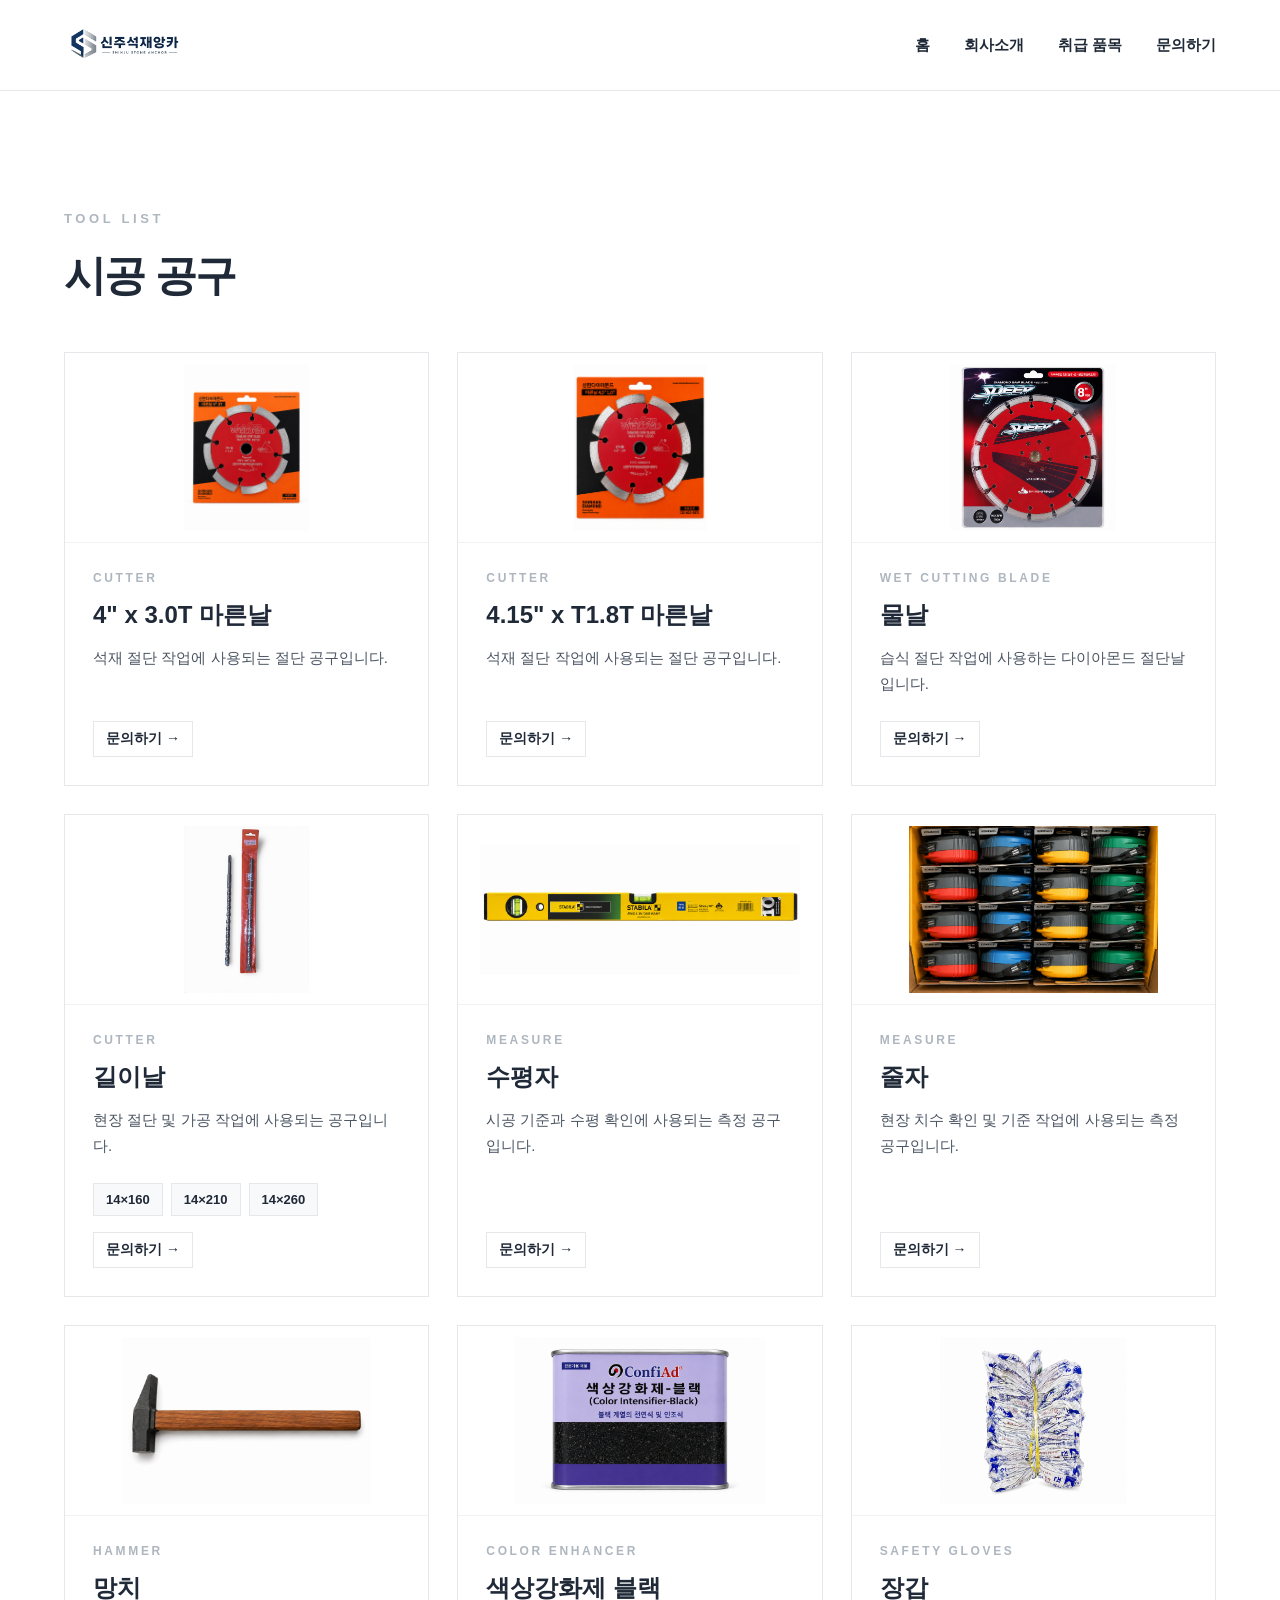
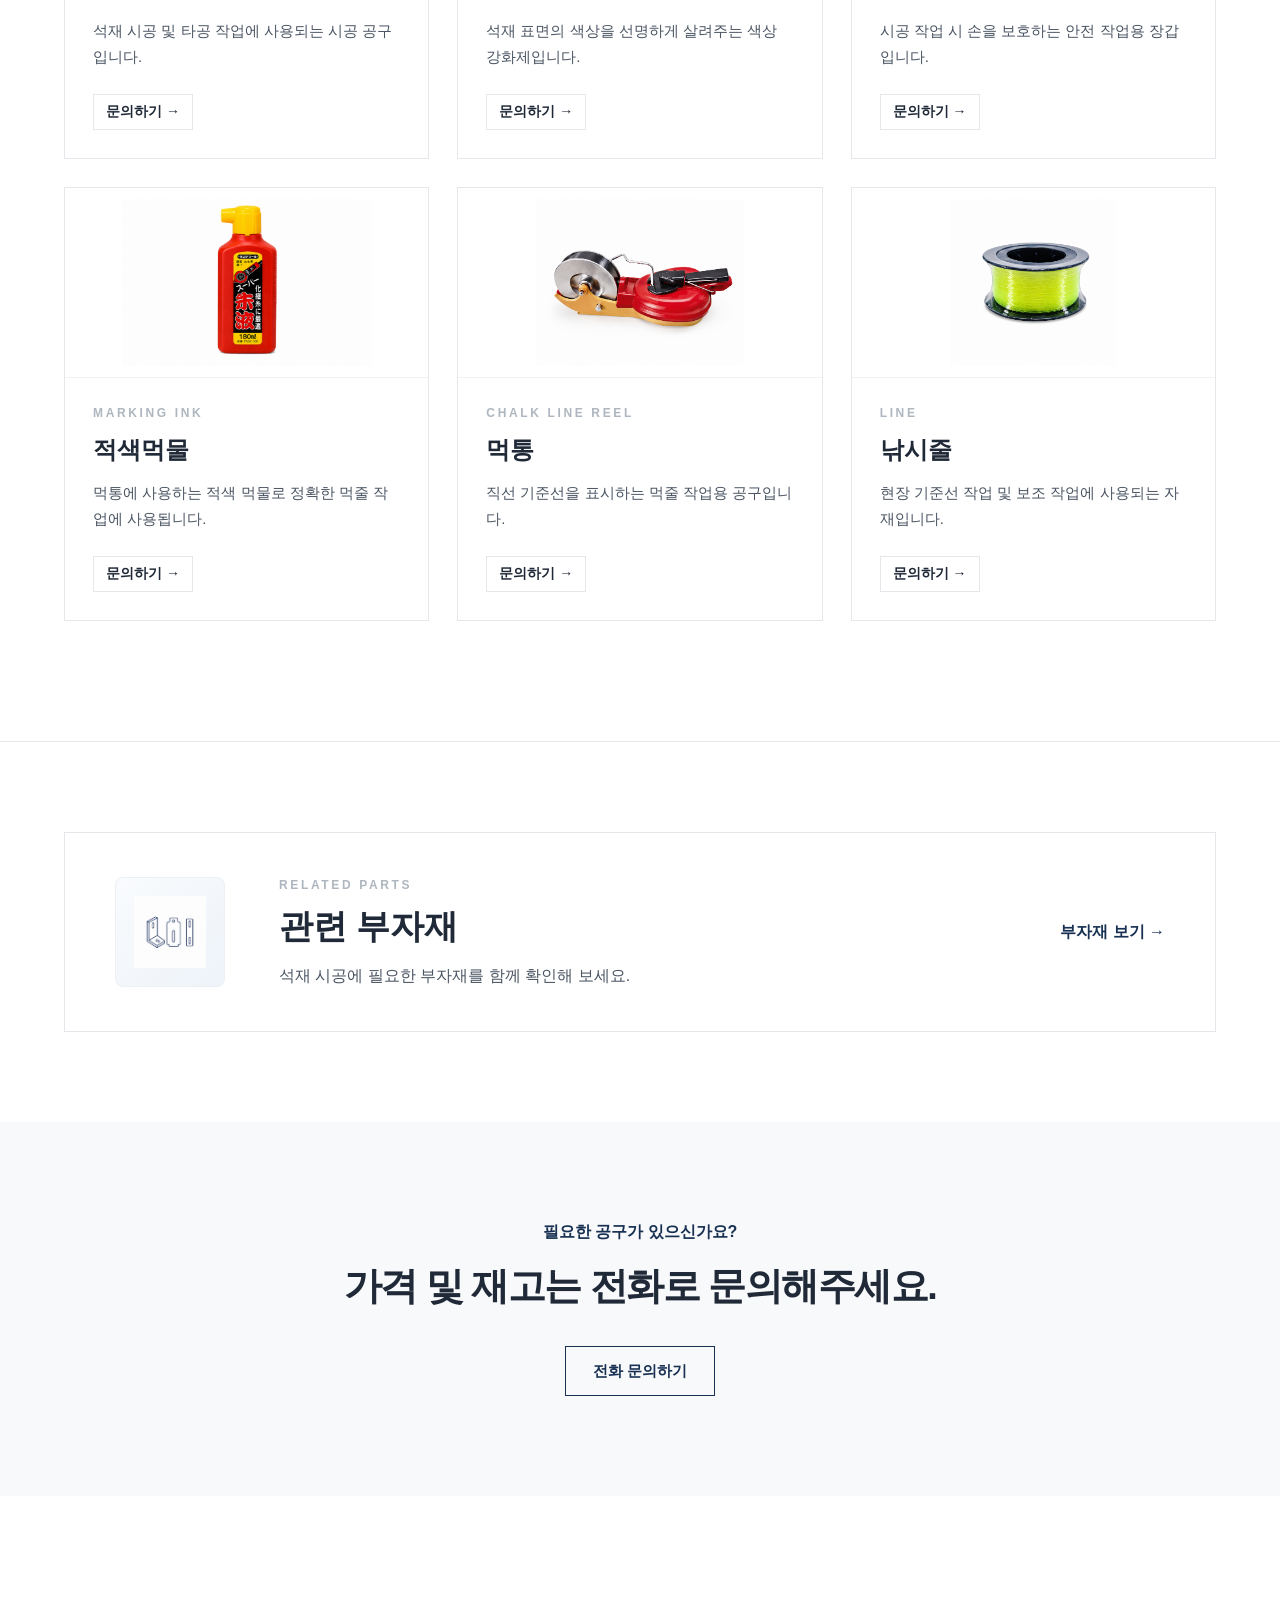
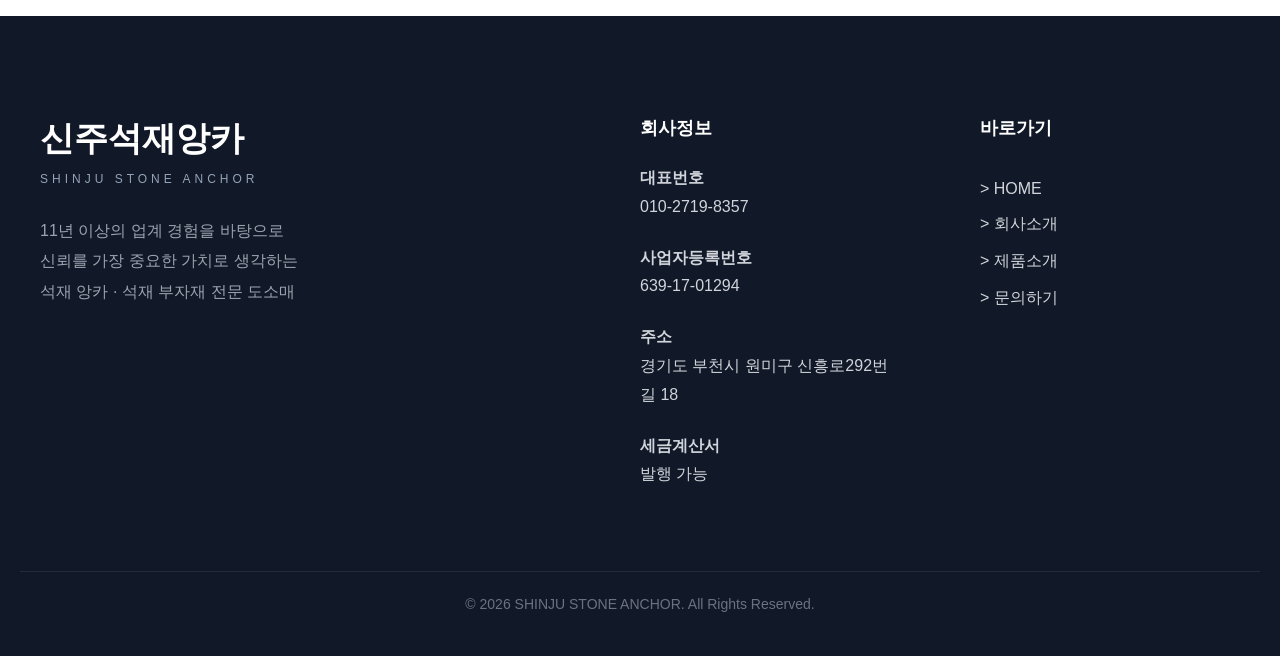
<file: shinju-anchor-homepage/products/tools.html>
<!DOCTYPE html>
<html lang="ko">
<head>
    <meta charset="UTF-8" />
    <meta name="viewport" content="width=device-width, initial-scale=1.0" />

    <title>시공 공구 | 신주석재앙카</title>
    <meta name="description" content="신주석재앙카에서 취급하는 석재 시공 공구 안내 페이지입니다.">

    <link rel="stylesheet" href="../css/style.css" />
</head>
<body>

<div id="header"></div>

<!-- ===================================== -->
<!-- Tools List -->
<!-- ===================================== -->

<section class="small-product-section">
    <div class="inner">
        <p class="section-label">TOOL LIST</p>
        <h2>시공 공구</h2>

        <div class="small-product-grid">

            <!-- ===================================== -->
            <!-- 마른날 -->
            <!-- ===================================== -->

            <div class="small-product-card">
                <div class="small-product-image">
                    <img src="tools/4x3마른날.png" alt="마른날">
                </div>
                <div class="small-product-body">
                    <span class="small-product-code">CUTTER</span>
                    <h3>4" x 3.0T 마른날</h3>
                    <p>석재 절단 작업에 사용되는 절단 공구입니다.</p>

                    <a href="../contact.html" class="small-btn">문의하기 →</a>
                </div>
            </div>
			
			<!-- ===================================== -->
            <!-- 마른날 -->
            <!-- ===================================== -->

            <div class="small-product-card">
                <div class="small-product-image">
                    <img src="tools/4.15 마른날.png" alt="마른날">
                </div>
                <div class="small-product-body">
                    <span class="small-product-code">CUTTER</span>
                    <h3>4.15" x T1.8T 마른날</h3>
                    <p>석재 절단 작업에 사용되는 절단 공구입니다.</p>

                    <a href="../contact.html" class="small-btn">문의하기 →</a>
                </div>
            </div>
			
			<!-- ===================================== -->
            <!-- 물날 -->
            <!-- ===================================== -->

            <div class="small-product-card">
                <div class="small-product-image">
                    <img src="tools/8인치 물날.png" alt="물날">
                </div>
                <div class="small-product-body">
                    <span class="small-product-code">WET CUTTING BLADE</span>
                    <h3>물날</h3>
                    <p>

습식 절단 작업에 사용하는
다이아몬드 절단날입니다.</p>

                    <a href="../contact.html" class="small-btn">문의하기 →</a>
                </div>
            </div>

            <!-- ===================================== -->
            <!-- 길이날 -->
            <!-- ===================================== -->

            <div class="small-product-card">
                <div class="small-product-image">
                    <img src="tools/길이날.png" alt="길이날">
                </div>
                <div class="small-product-body">
                    <span class="small-product-code">CUTTER</span>
                    <h3>길이날</h3>
                    <p>현장 절단 및 가공 작업에 사용되는 공구입니다.</p>
                    <div class="mini-spec-list">
                        <span>14×160</span>
                        <span>14×210</span>
                        <span>14×260</span>
                    </div>
                    <a href="../contact.html" class="small-btn">문의하기 →</a>
                </div>
            </div>


            <!-- ===================================== -->
            <!-- 수평 -->
            <!-- ===================================== -->

            <div class="small-product-card">
                <div class="small-product-image">
                    <img src="tools/수평자.png" alt="수평">
                </div>
                <div class="small-product-body">
                    <span class="small-product-code">MEASURE</span>
                    <h3>수평자</h3>
                    <p>시공 기준과 수평 확인에 사용되는 측정 공구입니다.</p>
                    <a href="../contact.html" class="small-btn">문의하기 →</a>
                </div>
            </div>

            <!-- ===================================== -->
            <!-- 줄자 -->
            <!-- ===================================== -->

            <div class="small-product-card">
                <div class="small-product-image">
                    <img src="tools/줄자.png" alt="줄자">
                </div>
                <div class="small-product-body">
                    <span class="small-product-code">MEASURE</span>
                    <h3>줄자</h3>
                    <p>현장 치수 확인 및 기준 작업에 사용되는 측정 공구입니다.</p>
                    <a href="../contact.html" class="small-btn">문의하기 →</a>
                </div>
            </div>
			
			<!-- ===================================== -->
            <!-- 망치 -->
            <!-- ===================================== -->

            <div class="small-product-card">
                <div class="small-product-image">
                    <img src="tools/망치.png" alt="망치">
                </div>
                <div class="small-product-body">
                    <span class="small-product-code">HAMMER</span>
                    <h3>망치</h3>
                    <p>석재 시공 및 타공 작업에
사용되는 시공 공구입니다.</p>
                    <a href="../contact.html" class="small-btn">문의하기 →</a>
                </div>
            </div>
			
			<!-- ===================================== -->
            <!-- 색상강화제 블랙 -->
            <!-- ===================================== -->

            <div class="small-product-card">
                <div class="small-product-image">
                    <img src="tools/색상강화제 블랙.png" alt="색상강화제 블랙">
                </div>
                <div class="small-product-body">
                    <span class="small-product-code">COLOR ENHANCER</span>
                    <h3>색상강화제 블랙</h3>
                    <p>석재 표면의 색상을 선명하게 살려주는 색상 강화제입니다.</p>
                    <a href="../contact.html" class="small-btn">문의하기 →</a>
                </div>
            </div>
			
			<!-- ===================================== -->
            <!-- 장갑 -->
            <!-- ===================================== -->

            <div class="small-product-card">
                <div class="small-product-image">
                    <img src="tools/장갑.png" alt="장갑">
                </div>
                <div class="small-product-body">
                    <span class="small-product-code">SAFETY GLOVES</span>
                    <h3>장갑</h3>
                    <p>시공 작업 시 손을 보호하는 안전 작업용 장갑입니다.</p>
                    <a href="../contact.html" class="small-btn">문의하기 →</a>
                </div>
            </div>
			
			<!-- ===================================== -->
            <!-- 적색먹물 -->
            <!-- ===================================== -->

            <div class="small-product-card">
                <div class="small-product-image">
                    <img src="tools/적색먹물.png" alt="적색먹물">
                </div>
                <div class="small-product-body">
                    <span class="small-product-code">MARKING INK</span>
                    <h3>적색먹물</h3>
                    <p>먹통에 사용하는 적색 먹물로 정확한 먹줄 작업에 사용됩니다.</p>
                    <a href="../contact.html" class="small-btn">문의하기 →</a>
                </div>
            </div>
			
			<!-- ===================================== -->
            <!-- 먹통 -->
            <!-- ===================================== -->

            <div class="small-product-card">
                <div class="small-product-image">
                    <img src="tools/먹통.png" alt="먹통">
                </div>
                <div class="small-product-body">
                    <span class="small-product-code">CHALK LINE REEL</span>
                    <h3>먹통</h3>
                    <p>직선 기준선을 표시하는 먹줄 작업용 공구입니다.</p>
                    <a href="../contact.html" class="small-btn">문의하기 →</a>
                </div>
            </div>
			
			<!-- ===================================== -->
            <!-- 낚시줄 -->
            <!-- ===================================== -->

            <div class="small-product-card">
                <div class="small-product-image">
                    <img src="accessories/낚시줄.png"  alt="낚시줄">
                </div>
                <div class="small-product-body">
                    <span class="small-product-code">LINE</span>
                    <h3>낚시줄</h3>
                    <p>현장 기준선 작업 및 보조 작업에 사용되는 자재입니다.</p>
                    <!-- <div class="mini-spec-list"> -->
                        <!-- <span>낚시줄</span> -->
                    <!-- </div> -->
					
					<a href="../contact.html" class="small-btn">
						문의하기 →
					</a>
                </div>
            </div>
			
			
			<!-- ===================================== -->
            <!-- 컵돌 -->
            <!-- ===================================== -->
<!-- 
            <div class="small-product-card">
                <div class="small-product-image"><P> 이미지 준비중 </P>
                    <img src="tools/컵돌.png" alt="컵돌">
                </div>
                <div class="small-product-body">
                    <span class="small-product-code">GRINDING</span>
                    <h3>컵돌</h3>
                    <p>석재 표면 연마 및 가공 작업에 사용되는 공구입니다.</p>

                    <a href="../contact.html" class="small-btn">문의하기 →</a>
                </div>
            </div>
			
			<!-- ===================================== -->
            <!-- 그라인더 -->
            <!-- ===================================== -->
<!--
            <div class="small-product-card">
                <div class="small-product-image">
				<P> 이미지 준비중 </P>
                    <img src="tools/그라인더.png" alt="그라인더">
                </div>
                <div class="small-product-body">
                    <span class="small-product-code">TOOL</span>
                    <h3>그라인더</h3>
                    <p>절단, 연마 등 다양한 현장 작업에 사용되는 공구입니다.</p>

                    <a href="../contact.html" class="small-btn">문의하기 →</a>
                </div>
            </div>
 -->
        </div>
    </div>
</section>

<!-- ===================================== -->
<!-- Related Accessories -->
<!-- ===================================== -->

<section class="related-tools">
    <div class="inner">
        <a href="accessories.html" class="related-tools-card">

            <div class="related-tools-icon">
    <img src="tools/stonebu.png" alt="부자재 아이콘">
</div>
            <div class="related-tools-content">
                <span>RELATED PARTS</span>
                <h2>관련 부자재</h2>
                <p>석재 시공에 필요한 부자재를 함께 확인해 보세요.</p>
            </div>

            <strong>부자재 보기 →</strong>

        </a>
    </div>
</section>

<!-- ===================================== -->
<!-- CTA -->
<!-- ===================================== -->

<section class="category-detail-cta">
    <div class="inner">
        <p>필요한 공구가 있으신가요?</p>
        <h2>가격 및 재고는 전화로 문의해주세요.</h2>
        <a href="tel:01056435268" class="btn-outline">전화 문의하기</a>
    </div>
</section>

<div id="footer"></div>

<script src="../js/layout.js"></script>
</body>
</html>
</file>
<file: shinju-anchor-homepage/css/style.css>
@import url("header.css");
@import url("hero.css");
@import url("button.css");
@import url("card.css");
@import url("section.css");
@import url("company.css");
@import url("footer.css");
@import url("products.css");
@import url("anchor.css");
@import url("accessories.css");
@import url("popup.css");
@import url("responsive.css");

/* =========================
   Shinju Stone Anchor
   Global Design System
========================= */

:root{
  --color-white:#ffffff;
  --color-charcoal:#1f2937;
  --color-navy:#183153;
  --color-silver:#aeb6bf;
  --color-light:#f8f9fa;
  --color-line:#e5e7eb;
  --color-text:#4b5563;

  --max-width:1200px;
}

*{
  margin:0;
  padding:0;
  box-sizing:border-box;
}

body{
  font-family:"Pretendard","Noto Sans KR","맑은 고딕",sans-serif;
  color:var(--color-charcoal);
  background:var(--color-white);
}

a{
  color:inherit;
  text-decoration:none;
}

img{
  max-width:100%;
  display:block;
}

/* 지도 */

.inner{
  max-width:var(--max-width);
  margin:0 auto;
  padding:0 24px;
}

.map-box{
    margin-top:60px;
    padding:50px;
    border:1px solid #ececec;
    background:#fff;
}

.map-box h2{
    font-size:32px;
    margin-bottom:18px;
}

.map-box p{
    font-size:17px;
    line-height:1.8;
    color:#555;
    margin-bottom:28px;
}

.map-actions{
    display:flex;
    gap:12px;
    flex-wrap:wrap;
}

.map-actions a{
    display:inline-flex;
    align-items:center;
    justify-content:center;
    height:48px;
    padding:0 24px;
    border:1px solid #1f3554;
    color:#1f3554;
    font-weight:700;
    text-decoration:none;
}

.map-actions a:hover{
    background:#1f3554;
    color:#fff;
}

/* =========================
   MAP
========================= */

.map-frame{
    width:100%;
    height:360px;
    margin:30px 0;
    background:#f1f3f5;
    border:1px solid #e5e7eb;
    overflow:hidden;
}

.map-frame iframe{.
	display:block;
    width:100%;
    height:100%;
    border:0;.
}

.map-frame{
    overflow:hidden;
    border-radius:12px;
}

.fade-up{
    opacity:0;
    transform:translateY(30px);
    transition:all .8s ease;
}

.fade-up.show{
    opacity:1;
    transform:translateY(0);
}

/* =========================
   CONTACT PAGE
========================= */

/* 여기 안에 contact.html style 안에 있던 CSS 붙여넣기 */

.contact-section{
    max-width:900px;
    margin:120px auto;
    padding:0 20px;
}

.contact-sub{
    font-size:13px;
    letter-spacing:3px;
    color:#9aa8bc;
    font-weight:700;
    margin-bottom:15px;
}

.contact-title{
    font-size:48px;
    font-weight:800;
    margin-bottom:60px;
}

.info-grid{
    display:grid;
    grid-template-columns:1fr 1fr;
    gap:30px;
}

.info-card{
    border:1px solid #ececec;
    padding:40px;
    background:#fff;
}

.info-card h3{
    font-size:14px;
    color:#7d8796;
    letter-spacing:2px;
    margin-bottom:15px;
}

.info-card p{
    font-size:22px;
    font-weight:700;
    line-height:1.7;
}

.call-box{
    margin-top:60px;
    text-align:center;
    padding:60px;
    background:#f7f8fa;
}

.call-box h2{
    font-size:34px;
    margin-bottom:20px;
}

.call-btn{
    display:inline-block;
    margin-top:20px;
    padding:15px 40px;
    border:2px solid #1f3554;
    color:#1f3554;
    font-weight:700;
    text-decoration:none;
    transition:.3s;
}

.call-btn:hover{
    background:#1f3554;
    color:white;
}

/* =========================
   Hero Text Fix
========================= */

.hero-content{
  display:flex;
  flex-direction:column;
  align-items:flex-start;
  gap:28px;
}

.hero-subtitle,
.hero-title,
.hero-description{
  margin:0;
}

.hero-title{
  line-height:1.15;
}

.hero-description{
  line-height:1.9;
}
</file>
